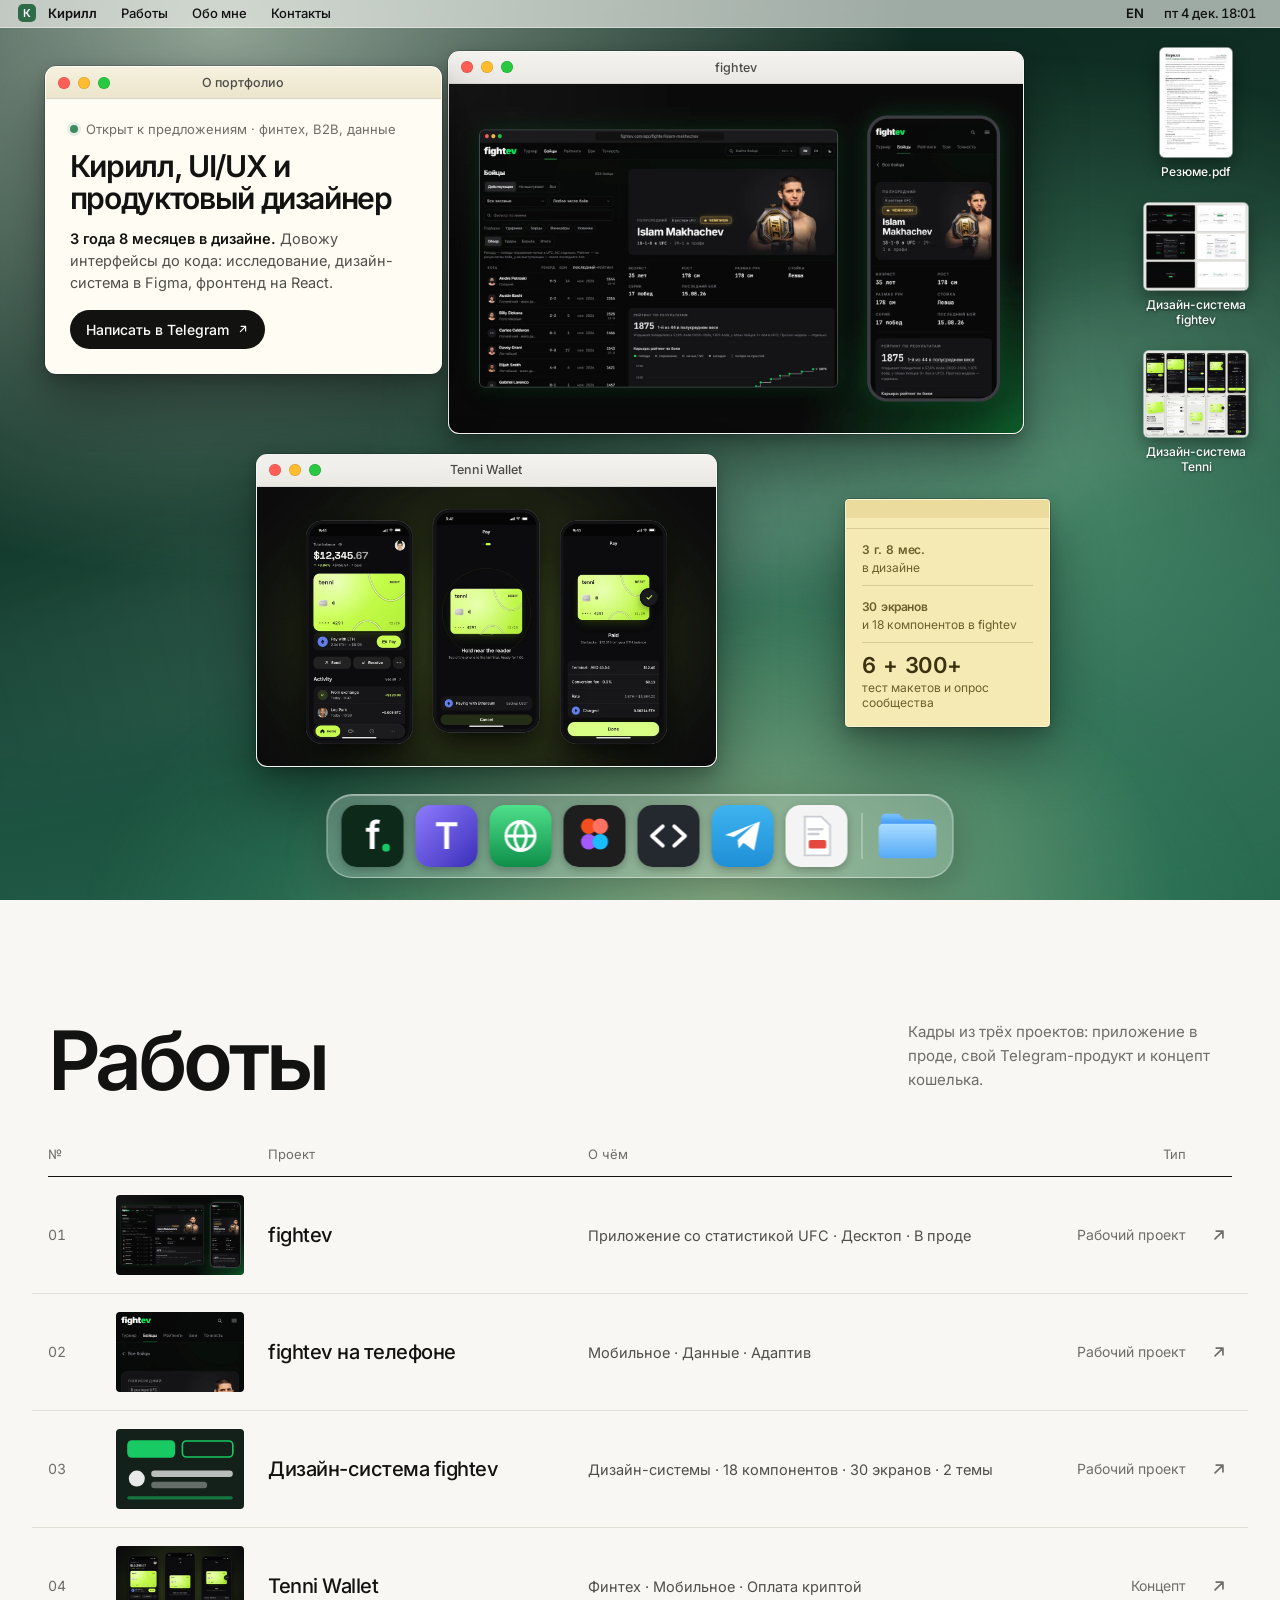
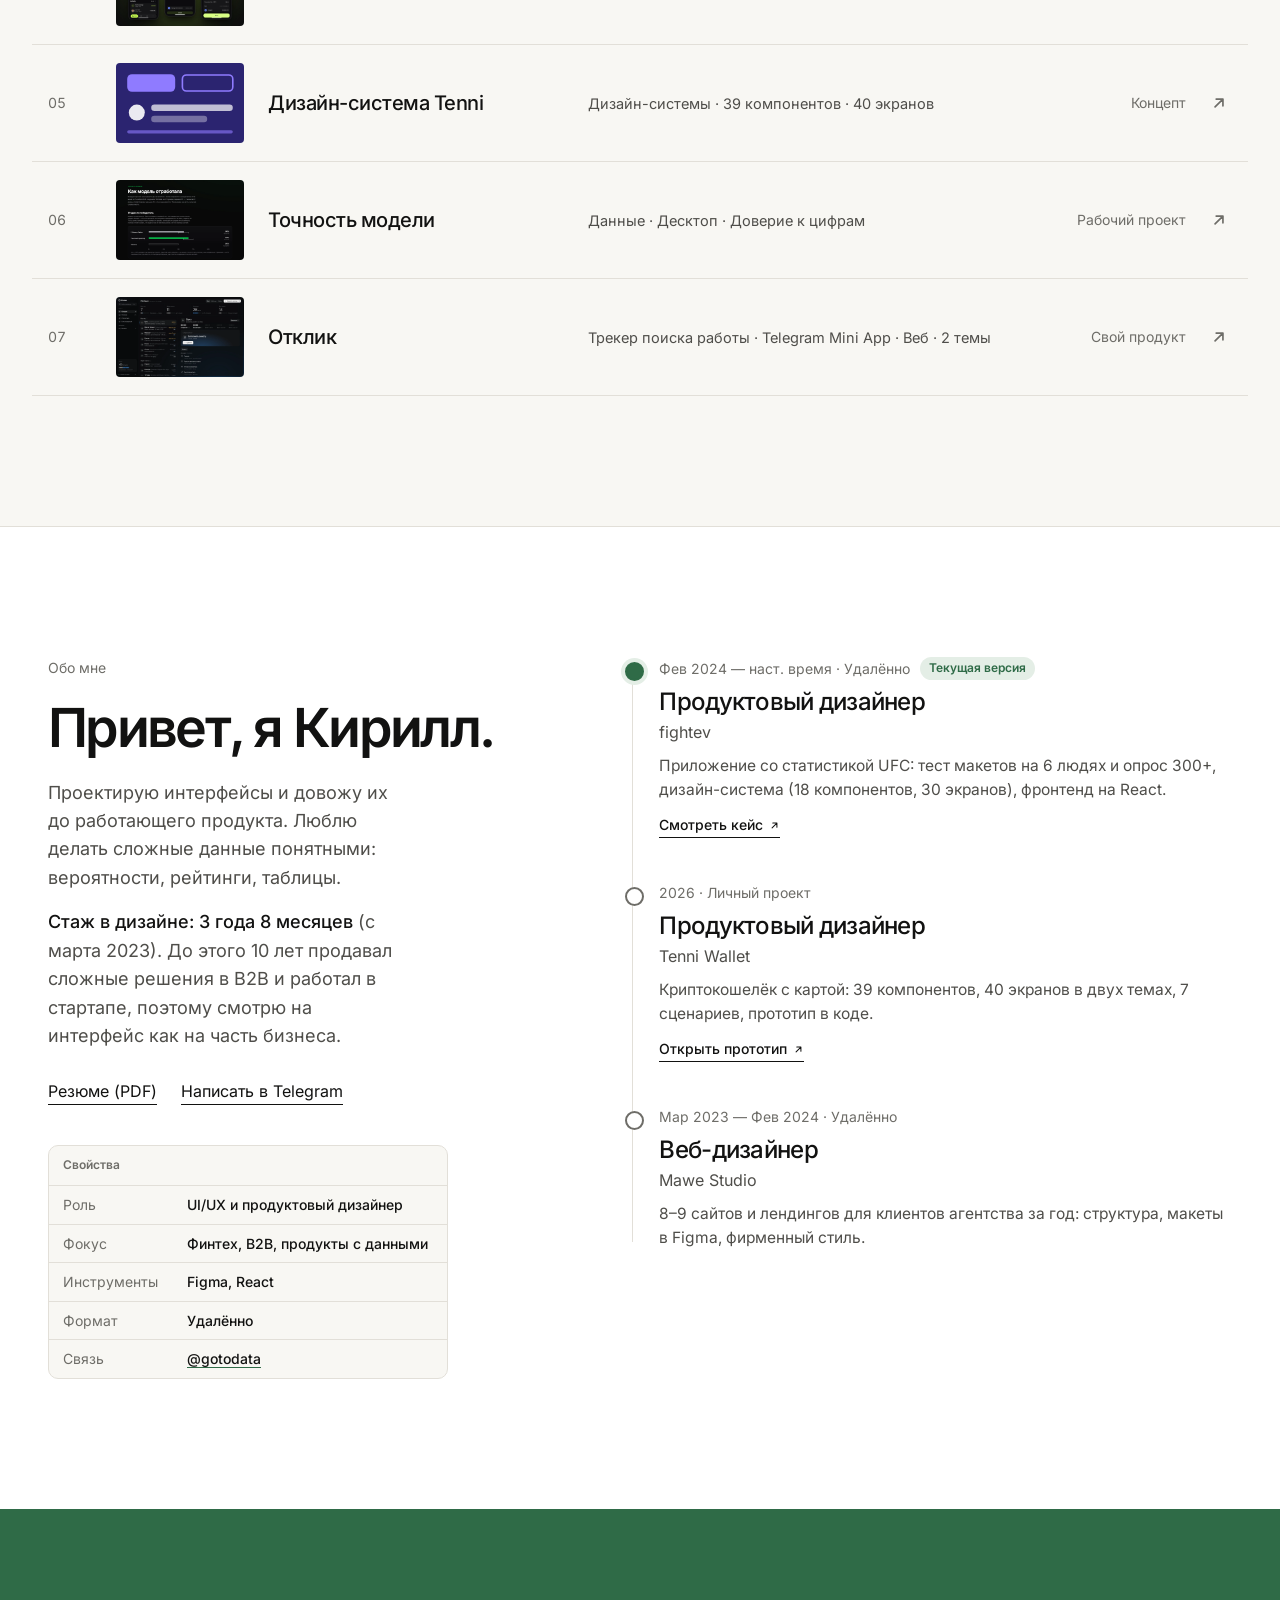
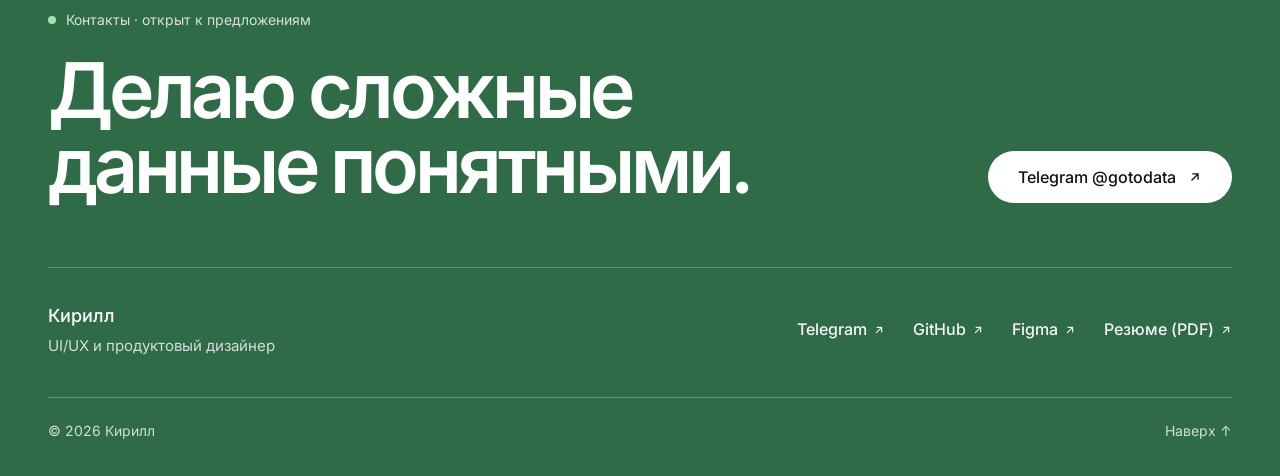
<file: index.html>
<!doctype html>
<html lang="ru" data-lang="ru">
<head>
<meta charset="utf-8">
<meta name="viewport" content="width=device-width, initial-scale=1">
<title>Кирилл — UI/UX и продуктовый дизайнер</title>
<meta name="description" content="Кирилл, UI/UX и продуктовый дизайнер. 3 года 8 месяцев в дизайне: исследование, дизайн-система в Figma, фронтенд на React. Кейсы fightev и Tenni Wallet.">
<link rel="canonical" href="https://gotodataru.github.io/">
<meta property="og:type" content="website">
<meta property="og:url" content="https://gotodataru.github.io/">
<meta property="og:title" content="Кирилл — UI/UX и продуктовый дизайнер">
<meta property="og:description" content="Проектирую интерфейсы и довожу их до работающего продукта. Кейсы: fightev и Tenni Wallet.">
<meta property="og:image" content="https://gotodataru.github.io/assets/og.png">
<meta property="og:image:width" content="1200">
<meta property="og:image:height" content="630">
<meta name="twitter:card" content="summary_large_image">
<link rel="icon" href="data:image/svg+xml,%3Csvg xmlns='http://www.w3.org/2000/svg' viewBox='0 0 32 32'%3E%3Crect width='32' height='32' rx='8' fill='%232F6B47'/%3E%3Ccircle cx='16' cy='16' r='5' fill='white'/%3E%3C/svg%3E">
<link rel="stylesheet" href="assets/canvas.css">
<link rel="stylesheet" href="assets/desk.css">
<noscript><style>.reveal{opacity:1;transform:none}</style></noscript>
</head>
<body>
<svg width="0" height="0" style="position:absolute" aria-hidden="true">
  <symbol id="arr" viewBox="0 0 16 16"><path d="M4.5 11.5l7-7M5.5 4.5h6v6" fill="none" stroke="currentColor" stroke-width="1.5" stroke-linecap="round" stroke-linejoin="round"/></symbol>
  <symbol id="folder" viewBox="0 0 56 48"><defs><linearGradient id="fg" x1="0" y1="0" x2="0" y2="1"><stop offset="0" stop-color="#7cc4ff"/><stop offset="1" stop-color="#2f8cf0"/></linearGradient><linearGradient id="fg2" x1="0" y1="0" x2="0" y2="1"><stop offset="0" stop-color="#a9dcff"/><stop offset="1" stop-color="#56aaf7"/></linearGradient></defs><path d="M4 8a4 4 0 0 1 4-4h12l5 5h23a4 4 0 0 1 4 4v3H4z" fill="url(#fg)"/><rect x="2" y="13" width="52" height="31" rx="4" fill="url(#fg2)"/></symbol>
</svg>

<div class="menubar">
  <nav>
    <span class="mark" aria-hidden="true"><span lang="ru">К</span><span lang="en">K</span></span><b><span lang="ru">Кирилл</span><span lang="en">Kirill</span></b>
    <a href="#work"><span lang="ru">Работы</span><span lang="en">Work</span></a>
    <a href="#about"><span lang="ru">Обо мне</span><span lang="en">About</span></a>
    <a href="#contact"><span lang="ru">Контакты</span><span lang="en">Contact</span></a>
  </nav>
  <div class="sys">
    <button id="lang" type="button" aria-label="Switch language / Сменить язык">EN</button>
    <span class="clock" id="clock" aria-hidden="true"></span>
  </div>
</div>

<main>
<section class="desk" id="top">
  <div class="wall" aria-hidden="true"><i class="a"></i><i class="b"></i><i class="c"></i><i class="d"></i><i class="band"></i></div>

  <div class="dstage" id="stage">
    <article class="win w-note">
      <div class="win__bar"><i></i><i></i><i></i><b><span lang="ru">О портфолио</span><span lang="en">About this portfolio</span></b></div>
      <div class="w-note__body">
        <small><span lang="ru">Открыт к предложениям · финтех, B2B, данные</span><span lang="en">Open to offers · fintech, B2B, data</span></small>
        <h1><span lang="ru">Кирилл, UI/UX и продуктовый дизайнер</span><span lang="en">Kirill, UI/UX and product designer</span></h1>
        <p><span lang="ru"><b>3 года 8 месяцев в дизайне.</b> Довожу интерфейсы до кода: исследование, дизайн-система в Figma, фронтенд на React.</span><span lang="en"><b>3 years 8 months in design.</b> I take interfaces all the way to code: research, a Figma design system, a React front end.</span></p>
        <a class="w-note__link" href="https://t.me/gotodata"><span lang="ru">Написать в Telegram</span><span lang="en">Message on Telegram</span><svg aria-hidden="true"><use href="#arr"/></svg></a>
      </div>
    </article>

    <article class="win w-app">
      <div class="win__bar"><i></i><i></i><i></i><b>fightev</b></div>
      <a class="win__shot" href="fightev-case/"><img src="assets/fightev.webp" alt="fightev: приложение со статистикой UFC. Открыть кейс" width="1600" height="974" fetchpriority="high"><span class="open" aria-hidden="true"><span lang="ru">Открыть кейс →</span><span lang="en">Open case →</span></span></a>
    </article>

    <article class="win w-tenni">
      <div class="win__bar"><i></i><i></i><i></i><b>Tenni Wallet</b></div>
      <a class="win__shot" href="https://gotodataru.github.io/Tenni_Wallet_UIUX/"><img src="assets/tenni.webp" alt="Tenni Wallet: оплата в три шага. Открыть прототип" width="1600" height="974" loading="lazy"><span class="open" aria-hidden="true"><span lang="ru">Открыть прототип →</span><span lang="en">Open prototype →</span></span></a>
    </article>

    <article class="win w-sticky">
      <div class="win__bar" aria-hidden="true"></div>
      <div class="w-sticky__body">
        <div><b><span lang="ru">3 г. 8 мес.</span><span lang="en">3 y. 8 mo.</span></b><span><span lang="ru">в дизайне</span><span lang="en">in design</span></span></div>
        <div><b><span lang="ru">30 экранов</span><span lang="en">30 screens</span></b><span><span lang="ru">и 18 компонентов в fightev</span><span lang="en">and 18 components in fightev</span></span></div>
        <div><b>6 + 300+</b><span><span lang="ru">тест макетов и опрос сообщества</span><span lang="en">mockup test and community survey</span></span></div>
      </div>
    </article>
  </div>

  <nav class="icons" aria-label="Файлы на рабочем столе">
    <a class="ico ico--page" href="resume_designer_ru.pdf" target="_blank" rel="noopener"><span class="thumb"><img src="assets/resume-thumb.webp" alt="" width="420" height="635"></span><span lang="ru">Резюме.pdf</span><span lang="en">Resume.pdf</span></a>
    <a class="ico" href="https://www.figma.com/design/bIwVloPsRonv9hVuh1oFAp/FightEV"><span class="thumb"><img src="assets/ds-fightev.webp" alt="" width="640" height="539"></span><span lang="ru">Дизайн-система fightev</span><span lang="en">fightev design system</span></a>
    <a class="ico" href="https://www.figma.com/design/9VfEHWlaHH0LBl94VlaIQ1/Tenni-Wallet-V2"><span class="thumb"><img src="assets/ds-tenni.webp" alt="" width="640" height="525"></span><span lang="ru">Дизайн-система Tenni</span><span lang="en">Tenni design system</span></a>
  </nav>

  <nav class="dock" aria-label="Док">
    <a href="fightev-case/"><svg viewBox="0 0 64 64"><rect width="64" height="64" rx="15" fill="#0b0b0c"/><rect width="64" height="64" rx="15" fill="#18c964" opacity=".16"/><text x="32" y="45" text-anchor="middle" font-family="Inter,sans-serif" font-weight="700" font-size="40" fill="#fff">f</text><circle cx="46" cy="44" r="4" fill="#18c964"/></svg><em><span lang="ru">Кейс fightev</span><span lang="en">fightev case</span></em></a>
    <a href="https://gotodataru.github.io/Tenni_Wallet_UIUX/"><svg viewBox="0 0 64 64"><defs><linearGradient id="dt" x1="0" y1="0" x2="1" y2="1"><stop offset="0" stop-color="#8f7bff"/><stop offset="1" stop-color="#3a2fb8"/></linearGradient></defs><rect width="64" height="64" rx="15" fill="url(#dt)"/><text x="32" y="45" text-anchor="middle" font-family="Inter,sans-serif" font-weight="700" font-size="38" fill="#fff">T</text></svg><em>Tenni Wallet</em></a>
    <a href="https://gotodataru.github.io/FightEVsite/" target="_blank" rel="noopener"><svg viewBox="0 0 64 64"><defs><linearGradient id="dg" x1="0" y1="0" x2="0" y2="1"><stop offset="0" stop-color="#4ee08a"/><stop offset="1" stop-color="#0f8f4a"/></linearGradient></defs><rect width="64" height="64" rx="15" fill="url(#dg)"/><circle cx="32" cy="32" r="15" fill="none" stroke="#fff" stroke-width="3"/><path d="M17 32h30M32 17c-8 8-8 22 0 30M32 17c8 8 8 22 0 30" fill="none" stroke="#fff" stroke-width="3"/></svg><em><span lang="ru">Сайт fightev</span><span lang="en">fightev live</span></em></a>
    <a href="https://www.figma.com/design/bIwVloPsRonv9hVuh1oFAp/FightEV"><svg viewBox="0 0 64 64"><rect width="64" height="64" rx="15" fill="#1e1e1e"/><circle cx="26" cy="22" r="8" fill="#f24e1e"/><circle cx="38" cy="22" r="8" fill="#ff7262"/><circle cx="26" cy="38" r="8" fill="#a259ff"/><circle cx="38" cy="38" r="8" fill="#1abcfe"/></svg><em>Figma</em></a>
    <a href="https://github.com/Gotodataru"><svg viewBox="0 0 64 64"><rect width="64" height="64" rx="15" fill="#24292f"/><path d="M26 22l-11 10 11 10M38 22l11 10-11 10" fill="none" stroke="#fff" stroke-width="4" stroke-linecap="round" stroke-linejoin="round"/></svg><em>GitHub</em></a>
    <a href="https://t.me/gotodata"><svg viewBox="0 0 64 64"><defs><linearGradient id="dtg" x1="0" y1="0" x2="0" y2="1"><stop offset="0" stop-color="#3fb4f0"/><stop offset="1" stop-color="#1f8fd6"/></linearGradient></defs><rect width="64" height="64" rx="15" fill="url(#dtg)"/><path d="M14 31l36-14-6 30-11-8-5 6-1-9 18-17-22 14z" fill="#fff"/></svg><em>Telegram</em></a>
    <a href="resume_designer_ru.pdf" target="_blank" rel="noopener"><svg viewBox="0 0 64 64"><rect width="64" height="64" rx="15" fill="#f4f4f4"/><path d="M20 12h17l9 9v31H20z" fill="#fff" stroke="#c9ccd2" stroke-width="2"/><rect x="24" y="36" width="18" height="9" rx="2" fill="#e5483f"/><path d="M24 25h14M24 30h10" stroke="#c9ccd2" stroke-width="2.5" stroke-linecap="round"/></svg><em><span lang="ru">Резюме (PDF)</span><span lang="en">Resume (PDF)</span></em></a>
    <hr>
    <a href="#work"><svg viewBox="0 0 56 48" style="box-shadow:none;background:none"><use href="#folder"/></svg><em><span lang="ru">Все работы</span><span lang="en">All work</span></em></a>
  </nav>
</section>

<section class="works" id="work">
  <div class="wrap">
    <div class="sechead">
      <h2><span lang="ru">Работы</span><span lang="en">Work</span></h2>
      <p><span lang="ru">Кадры из трёх проектов: приложение в проде, свой Telegram-продукт и концепт кошелька.</span><span lang="en">Frames from three projects: a live app, my own Telegram product and a wallet concept.</span></p>
    </div>
    <div class="rowhead" aria-hidden="true"><span>№</span><span></span><span><span lang="ru">Проект</span><span lang="en">Project</span></span><span><span lang="ru">О чём</span><span lang="en">What it is</span></span><span><span lang="ru">Тип</span><span lang="en">Type</span></span><span></span></div>
    <ol class="rows">
      <li class="reveal"><a class="row" href="fightev-case/">
        <span class="n">01</span><span class="th"><img src="assets/fightev.webp" alt="" loading="lazy"></span>
        <span class="t">fightev</span>
        <span class="tags"><span lang="ru">Приложение со статистикой UFC · Десктоп · В проде</span><span lang="en">UFC stats app · Desktop · Live</span></span>
        <span class="kind"><span lang="ru">Рабочий проект</span><span lang="en">Work project</span></span>
        <svg class="go" aria-hidden="true"><use href="#arr"/></svg></a></li>
      <li class="reveal"><a class="row" href="fightev-case/#app">
        <span class="n">02</span><span class="th"><img src="fightev-case/img/m-profile.webp" alt="" loading="lazy"></span>
        <span class="t"><span lang="ru">fightev на телефоне</span><span lang="en">fightev on a phone</span></span>
        <span class="tags"><span lang="ru">Мобильное · Данные · Адаптив</span><span lang="en">Mobile · Data · Responsive</span></span>
        <span class="kind"><span lang="ru">Рабочий проект</span><span lang="en">Work project</span></span>
        <svg class="go" aria-hidden="true"><use href="#arr"/></svg></a></li>
      <li class="reveal"><a class="row" href="https://www.figma.com/design/bIwVloPsRonv9hVuh1oFAp/FightEV">
        <span class="n">03</span><span class="th"><svg viewBox="0 0 160 100" preserveAspectRatio="xMidYMid slice" aria-hidden="true"><rect width="160" height="100" fill="#14201a"/><rect x="14" y="14" width="60" height="22" rx="6" fill="#18c964"/><rect x="83" y="15" width="63" height="20" rx="5" fill="none" stroke="#18c964" stroke-width="2"/><circle cx="26" cy="62" r="10" fill="#fff" opacity=".9"/><rect x="44" y="52" width="102" height="8" rx="4" fill="#fff" opacity=".7"/><rect x="44" y="66" width="70" height="8" rx="4" fill="#fff" opacity=".35"/><rect x="14" y="84" width="132" height="4" rx="2" fill="#18c964" opacity=".5"/></svg></span>
        <span class="t"><span lang="ru">Дизайн-система fightev</span><span lang="en">fightev Design System</span></span>
        <span class="tags"><span lang="ru">Дизайн-системы · 18 компонентов · 30 экранов · 2 темы</span><span lang="en">Design Systems · 18 components · 30 screens · 2 themes</span></span>
        <span class="kind"><span lang="ru">Рабочий проект</span><span lang="en">Work project</span></span>
        <svg class="go" aria-hidden="true"><use href="#arr"/></svg></a></li>
      <li class="reveal"><a class="row" href="https://gotodataru.github.io/Tenni_Wallet_UIUX/">
        <span class="n">04</span><span class="th"><img src="assets/tenni.webp" alt="" loading="lazy"></span>
        <span class="t">Tenni Wallet</span>
        <span class="tags"><span lang="ru">Финтех · Мобильное · Оплата криптой</span><span lang="en">Fintech · Mobile · Paying with crypto</span></span>
        <span class="kind"><span lang="ru">Концепт</span><span lang="en">Concept</span></span>
        <svg class="go" aria-hidden="true"><use href="#arr"/></svg></a></li>
      <li class="reveal"><a class="row" href="https://www.figma.com/design/9VfEHWlaHH0LBl94VlaIQ1/Tenni-Wallet-V2">
        <span class="n">05</span><span class="th"><svg viewBox="0 0 160 100" preserveAspectRatio="xMidYMid slice" aria-hidden="true"><rect width="160" height="100" fill="#2b2470"/><rect x="14" y="14" width="60" height="22" rx="6" fill="#8f7bff"/><rect x="83" y="15" width="63" height="20" rx="5" fill="none" stroke="#8f7bff" stroke-width="2"/><circle cx="26" cy="62" r="10" fill="#fff" opacity=".9"/><rect x="44" y="52" width="102" height="8" rx="4" fill="#fff" opacity=".7"/><rect x="44" y="66" width="70" height="8" rx="4" fill="#fff" opacity=".35"/><rect x="14" y="84" width="132" height="4" rx="2" fill="#8f7bff" opacity=".6"/></svg></span>
        <span class="t"><span lang="ru">Дизайн-система Tenni</span><span lang="en">Tenni Design System</span></span>
        <span class="tags"><span lang="ru">Дизайн-системы · 39 компонентов · 40 экранов</span><span lang="en">Design Systems · 39 components · 40 screens</span></span>
        <span class="kind"><span lang="ru">Концепт</span><span lang="en">Concept</span></span>
        <svg class="go" aria-hidden="true"><use href="#arr"/></svg></a></li>
      <li class="reveal"><a class="row" href="fightev-case/#app">
        <span class="n">06</span><span class="th"><img src="fightev-case/img/accuracy.webp" alt="" loading="lazy"></span>
        <span class="t"><span lang="ru">Точность модели</span><span lang="en">Model accuracy</span></span>
        <span class="tags"><span lang="ru">Данные · Десктоп · Доверие к цифрам</span><span lang="en">Data · Desktop · Trust in numbers</span></span>
        <span class="kind"><span lang="ru">Рабочий проект</span><span lang="en">Work project</span></span>
        <svg class="go" aria-hidden="true"><use href="#arr"/></svg></a></li>
      <li class="reveal"><a class="row" href="otklik-case/">
        <span class="n">07</span><span class="th"><img src="otklik-case/img/today.webp" alt="" loading="lazy"></span>
        <span class="t"><span lang="ru">Отклик</span><span lang="en">Otklik</span></span>
        <span class="tags"><span lang="ru">Трекер поиска работы · Telegram Mini App · Веб · 2 темы</span><span lang="en">Job-search tracker · Telegram Mini App · Web · 2 themes</span></span>
        <span class="kind"><span lang="ru">Свой продукт</span><span lang="en">Own product</span></span>
        <svg class="go" aria-hidden="true"><use href="#arr"/></svg></a></li>
    </ol>
  </div>
</section>

<section class="about" id="about">
  <div class="wrap">
    <div class="about__grid">
      <div class="about__l">
        <p class="eyebrow"><span lang="ru">Обо мне</span><span lang="en">About</span></p>
        <h2><span lang="ru">Привет, я Кирилл.</span><span lang="en">Hi, I’m Kirill.</span></h2>
        <p class="lead"><span lang="ru">Проектирую интерфейсы и довожу их до работающего продукта. Люблю делать сложные данные понятными: вероятности, рейтинги, таблицы.</span><span lang="en">I design interfaces and take them all the way to a working product. I like making complex data clear: probabilities, ratings, tables.</span></p>
        <p class="lead"><span lang="ru"><strong>Стаж в дизайне: 3 года 8 месяцев</strong> (с марта 2023). До этого 10 лет продавал сложные решения в B2B и работал в стартапе, поэтому смотрю на интерфейс как на часть бизнеса.</span><span lang="en"><strong>Design experience: 3 years 8 months</strong> (since March 2023). Before that, 10 years selling complex solutions in B2B and working at a startup, so I see an interface as part of the business.</span></p>
        <div class="links">
          <a class="ulink" href="resume_designer_ru.pdf" target="_blank" rel="noopener"><span lang="ru">Резюме (PDF)</span><span lang="en">View full resume (PDF, RU)</span></a>
          <a class="ulink" href="https://t.me/gotodata"><span lang="ru">Написать в Telegram</span><span lang="en">Message on Telegram</span></a>
        </div>
        <dl class="props">
          <h3><span lang="ru">Свойства</span><span lang="en">Properties</span></h3>
          <div><dt><span lang="ru">Роль</span><span lang="en">Role</span></dt><dd><span lang="ru">UI/UX и продуктовый дизайнер</span><span lang="en">UI/UX and product designer</span></dd></div>
          <div><dt><span lang="ru">Фокус</span><span lang="en">Focus</span></dt><dd><span lang="ru">Финтех, B2B, продукты с данными</span><span lang="en">Fintech, B2B, data products</span></dd></div>
          <div><dt><span lang="ru">Инструменты</span><span lang="en">Tools</span></dt><dd>Figma, React</dd></div>
          <div><dt><span lang="ru">Формат</span><span lang="en">Format</span></dt><dd><span lang="ru">Удалённо</span><span lang="en">Remote</span></dd></div>
          <div><dt><span lang="ru">Связь</span><span lang="en">Contact</span></dt><dd><a href="https://t.me/gotodata">@gotodata</a></dd></div>
        </dl>
      </div>
      <ol class="hist">
        <li class="now reveal">
          <div class="when"><span lang="ru">Фев 2024 — наст. время · Удалённо</span><span lang="en">Feb 2024 – now · Remote</span><span class="cur"><span lang="ru">Текущая версия</span><span lang="en">Current version</span></span></div>
          <h3><span lang="ru">Продуктовый дизайнер</span><span lang="en">Product designer</span></h3><div class="org">fightev</div>
          <p><span lang="ru">Приложение со статистикой UFC: тест макетов на 6 людях и опрос 300+, дизайн-система (18 компонентов, 30 экранов), фронтенд на React.</span><span lang="en">A UFC stats app: a mockup test with 6 people and a 300+ survey, a design system (18 components, 30 screens), a React front end.</span></p>
          <a class="go" href="fightev-case/"><span lang="ru">Смотреть кейс</span><span lang="en">View the case</span><svg aria-hidden="true"><use href="#arr"/></svg></a></li>
        <li class="reveal">
          <div class="when"><span lang="ru">2026 · Личный проект</span><span lang="en">2026 · Personal project</span></div>
          <h3><span lang="ru">Продуктовый дизайнер</span><span lang="en">Product designer</span></h3><div class="org">Tenni Wallet</div>
          <p><span lang="ru">Криптокошелёк с картой: 39 компонентов, 40 экранов в двух темах, 7 сценариев, прототип в коде.</span><span lang="en">A crypto wallet with a card: 39 components, 40 screens in two themes, 7 flows, a prototype in code.</span></p>
          <a class="go" href="https://gotodataru.github.io/Tenni_Wallet_UIUX/"><span lang="ru">Открыть прототип</span><span lang="en">Open the prototype</span><svg aria-hidden="true"><use href="#arr"/></svg></a></li>
        <li class="reveal">
          <div class="when"><span lang="ru">Мар 2023 — Фев 2024 · Удалённо</span><span lang="en">Mar 2023 – Feb 2024 · Remote</span></div>
          <h3><span lang="ru">Веб-дизайнер</span><span lang="en">Web designer</span></h3><div class="org">Mawe Studio</div>
          <p><span lang="ru">8–9 сайтов и лендингов для клиентов агентства за год: структура, макеты в Figma, фирменный стиль.</span><span lang="en">8–9 websites and landing pages for the agency’s clients in a year: structure, Figma layouts, brand identity.</span></p></li>
      </ol>
    </div>
  </div>
</section>
</main>

<footer class="contact" id="contact">
  <div class="wrap">
    <p class="eyebrow"><span lang="ru">Контакты · открыт к предложениям</span><span lang="en">Contact · open to offers</span></p>
    <div class="contact__row">
      <h2><span lang="ru">Делаю сложные данные понятными.</span><span lang="en">Making complex data clear.</span></h2>
      <a class="mail" href="https://t.me/gotodata">Telegram @gotodata <svg aria-hidden="true"><use href="#arr"/></svg></a>
    </div>
    <div class="foot">
      <div><b><span lang="ru">Кирилл</span><span lang="en">Kirill</span></b><small><span lang="ru">UI/UX и продуктовый дизайнер</span><span lang="en">UI/UX and product designer</span></small></div>
      <div class="conn">
        <a href="https://t.me/gotodata">Telegram <svg aria-hidden="true"><use href="#arr"/></svg></a>
        <a href="https://github.com/Gotodataru">GitHub <svg aria-hidden="true"><use href="#arr"/></svg></a>
        <a href="https://www.figma.com/design/bIwVloPsRonv9hVuh1oFAp/FightEV">Figma <svg aria-hidden="true"><use href="#arr"/></svg></a>
        <a href="resume_designer_ru.pdf" target="_blank" rel="noopener"><span lang="ru">Резюме (PDF)</span><span lang="en">Resume (PDF)</span> <svg aria-hidden="true"><use href="#arr"/></svg></a>
      </div>
    </div>
    <div class="legal"><span>© 2026 <span lang="ru">Кирилл</span><span lang="en">Kirill</span></span><span></span><a href="#top"><span lang="ru">Наверх</span><span lang="en">Back to top</span> ↑</a></div>
  </div>
</footer>

<script>
(function () {
  var root = document.documentElement;
  function get(k) { try { return localStorage.getItem(k); } catch (e) { return null; } }
  function set(k, v) { try { localStorage.setItem(k, v); } catch (e) {} }
  var lang = new URLSearchParams(location.search).get('lang') || get('lang') || 'ru';
  var langBtn = document.getElementById('lang'), clock = document.getElementById('clock');
  function tick() {
    var d = new Date(), loc = lang === 'ru' ? 'ru-RU' : 'en-GB';
    try { clock.textContent = d.toLocaleDateString(loc, { weekday: 'short', day: 'numeric', month: 'short' }).replace(',', '') + '  ' + d.toLocaleTimeString(loc, { hour: '2-digit', minute: '2-digit' }); } catch (e) {}
  }
  function apply(l) {
    lang = l; root.dataset.lang = l; root.lang = l; langBtn.textContent = l === 'ru' ? 'EN' : 'RU';
    document.title = l === 'ru' ? 'Кирилл — UI/UX и продуктовый дизайнер' : 'Kirill — UI/UX and product designer'; tick();
  }
  apply(lang); setInterval(tick, 20000);
  langBtn.addEventListener('click', function () { apply(lang === 'ru' ? 'en' : 'ru'); set('lang', lang); });

  /* окна на столе: тянутся за заголовок, клик выводит окно на передний план */
  var stage = document.getElementById('stage'), wide = window.matchMedia('(min-width: 900px)'), z = 10;
  document.querySelectorAll('.win').forEach(function (w) {
    var bar = w.querySelector('.win__bar');
    w.addEventListener('pointerdown', function () { w.style.zIndex = ++z; });
    bar.addEventListener('pointerdown', function (e) {
      if (!wide.matches || e.button !== 0) return;
      var st = stage.getBoundingClientRect(), r = w.getBoundingClientRect(), dx = e.clientX - r.left, dy = e.clientY - r.top;
      bar.setPointerCapture(e.pointerId); w.classList.add('is-drag');
      function move(ev) {
        var x = ev.clientX - dx - st.left, y = ev.clientY - dy - st.top;
        x = Math.max(-r.width * .6, Math.min(st.width - r.width * .4, x)); y = Math.max(-8, Math.min(st.height - 40, y));
        w.style.left = x + 'px'; w.style.top = y + 'px';
      }
      function up() { bar.removeEventListener('pointermove', move); bar.removeEventListener('pointerup', up); bar.removeEventListener('pointercancel', up); w.classList.remove('is-drag'); }
      bar.addEventListener('pointermove', move); bar.addEventListener('pointerup', up); bar.addEventListener('pointercancel', up);
    });
  });

  /* строка меню подсвечивает текущий раздел */
  var tabs = {}; document.querySelectorAll('.menubar nav a').forEach(function (a) { tabs[a.getAttribute('href').slice(1)] = a; });
  if ('IntersectionObserver' in window) {
    var so = new IntersectionObserver(function (es) { es.forEach(function (e) { var t = tabs[e.target.id]; if (t) t.classList.toggle('is-active', e.isIntersecting); }); }, { rootMargin: '-45% 0px -50% 0px' });
    Object.keys(tabs).forEach(function (id) { var el = document.getElementById(id); if (el) so.observe(el); });
  }

  var items = document.querySelectorAll('.reveal');
  if ('IntersectionObserver' in window) {
    var io = new IntersectionObserver(function (es) { es.forEach(function (e) { if (e.isIntersecting) { e.target.classList.add('is-in'); io.unobserve(e.target); } }); }, { rootMargin: '0px 0px -6% 0px' });
    items.forEach(function (el) { io.observe(el); });
  } else { items.forEach(function (el) { el.classList.add('is-in'); }); }
})();
</script>
</body>
</html>
</file>
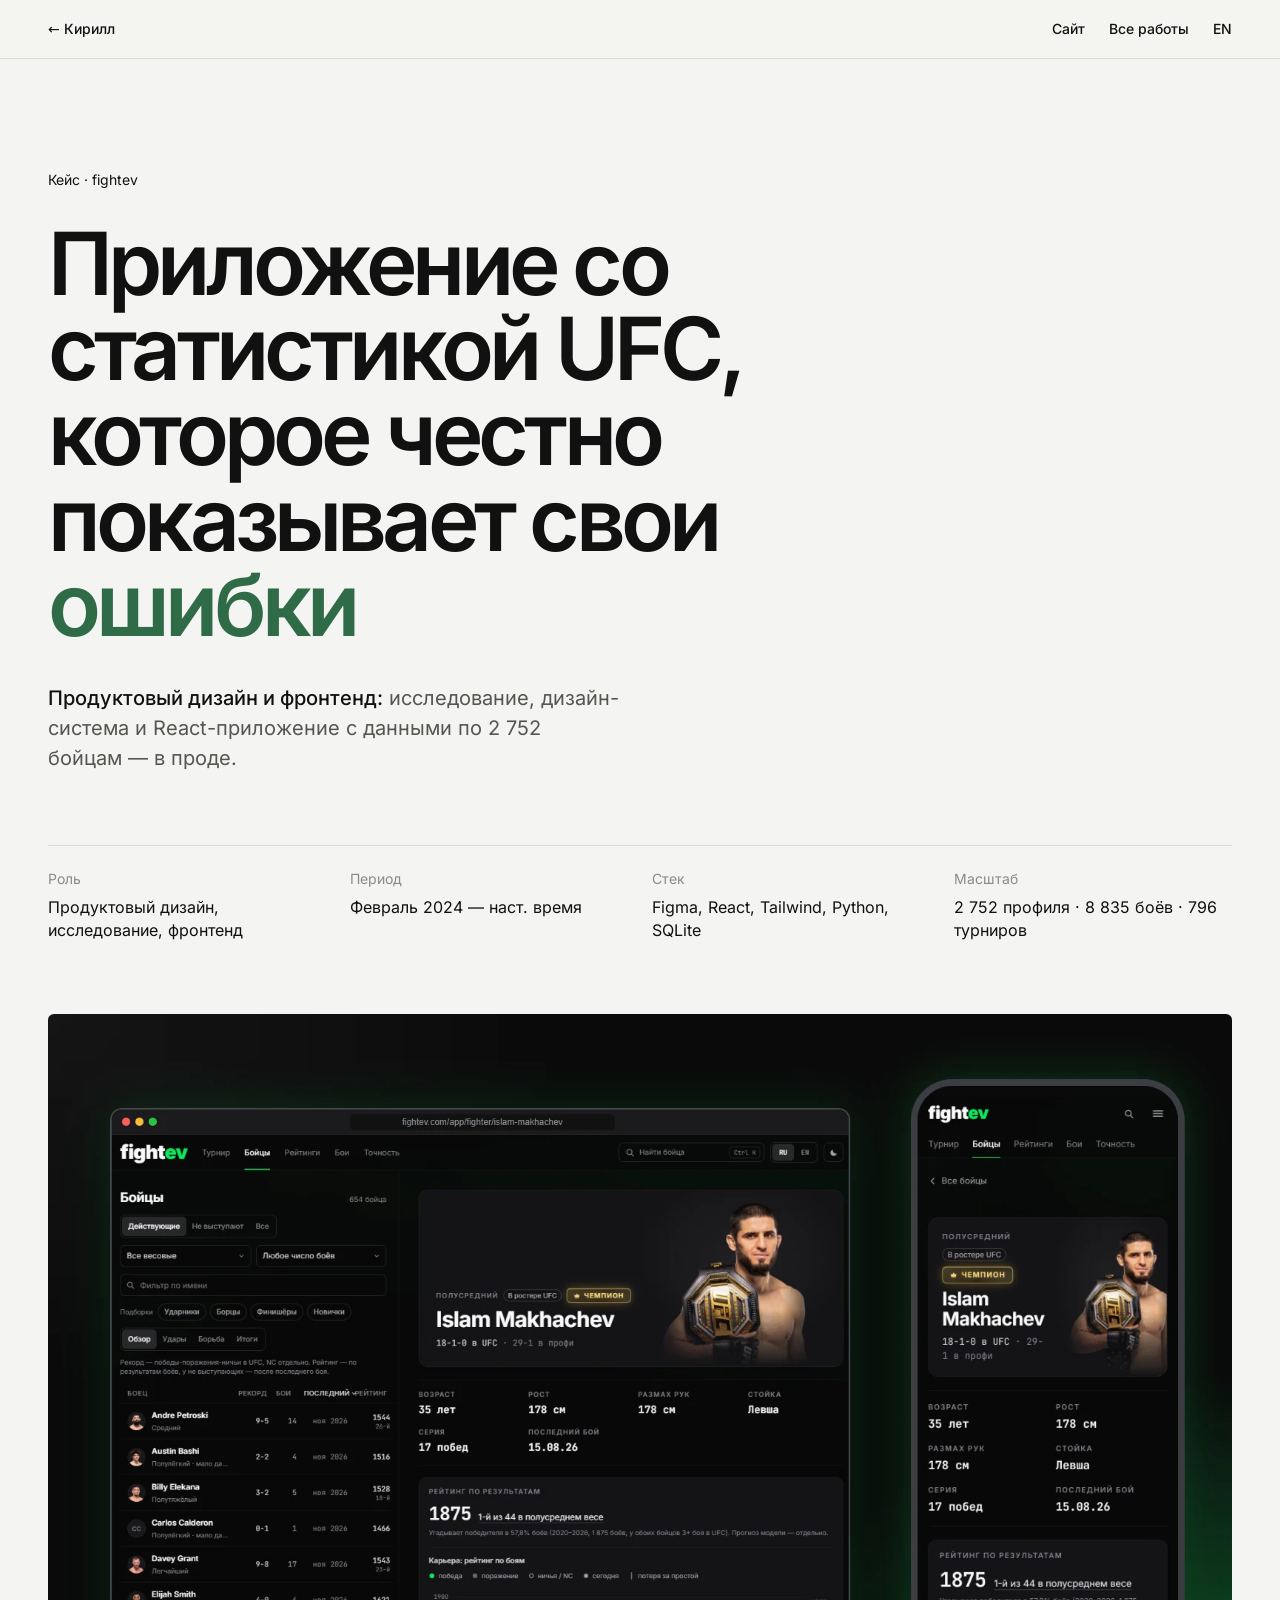
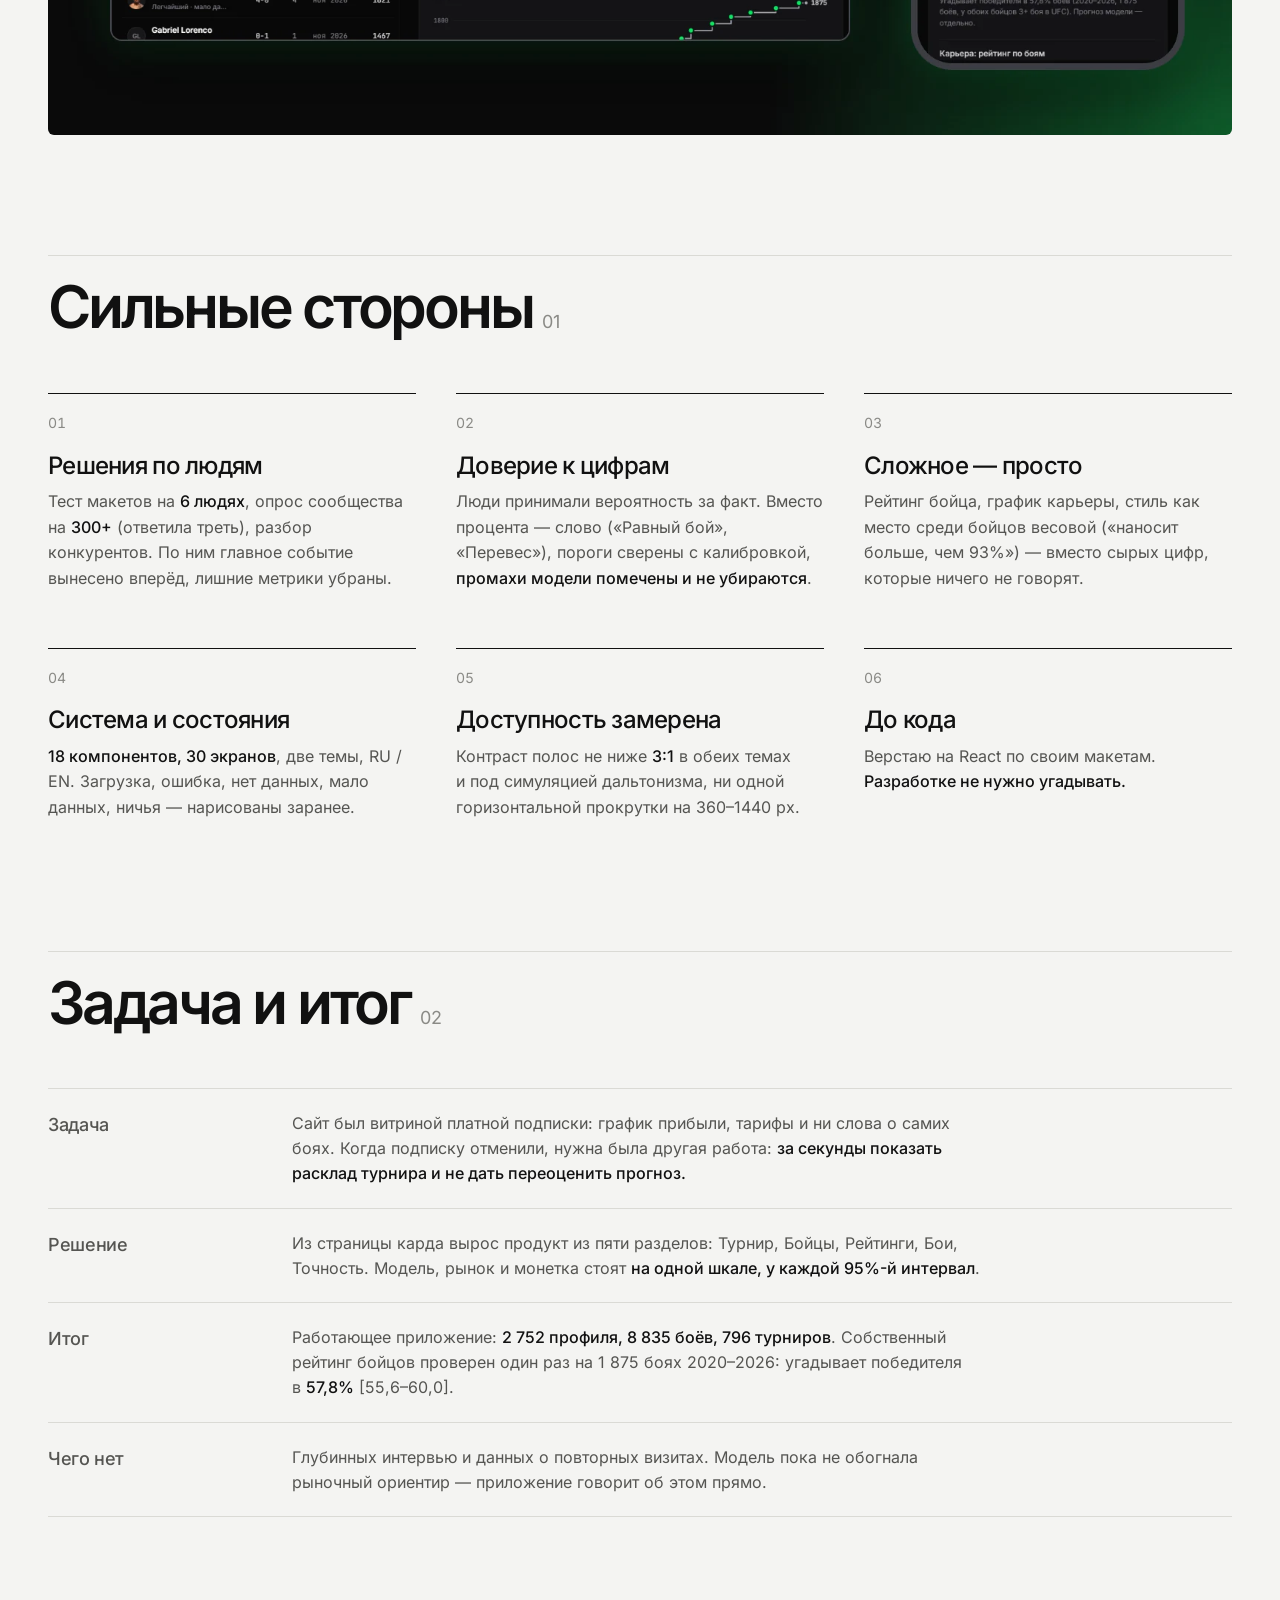
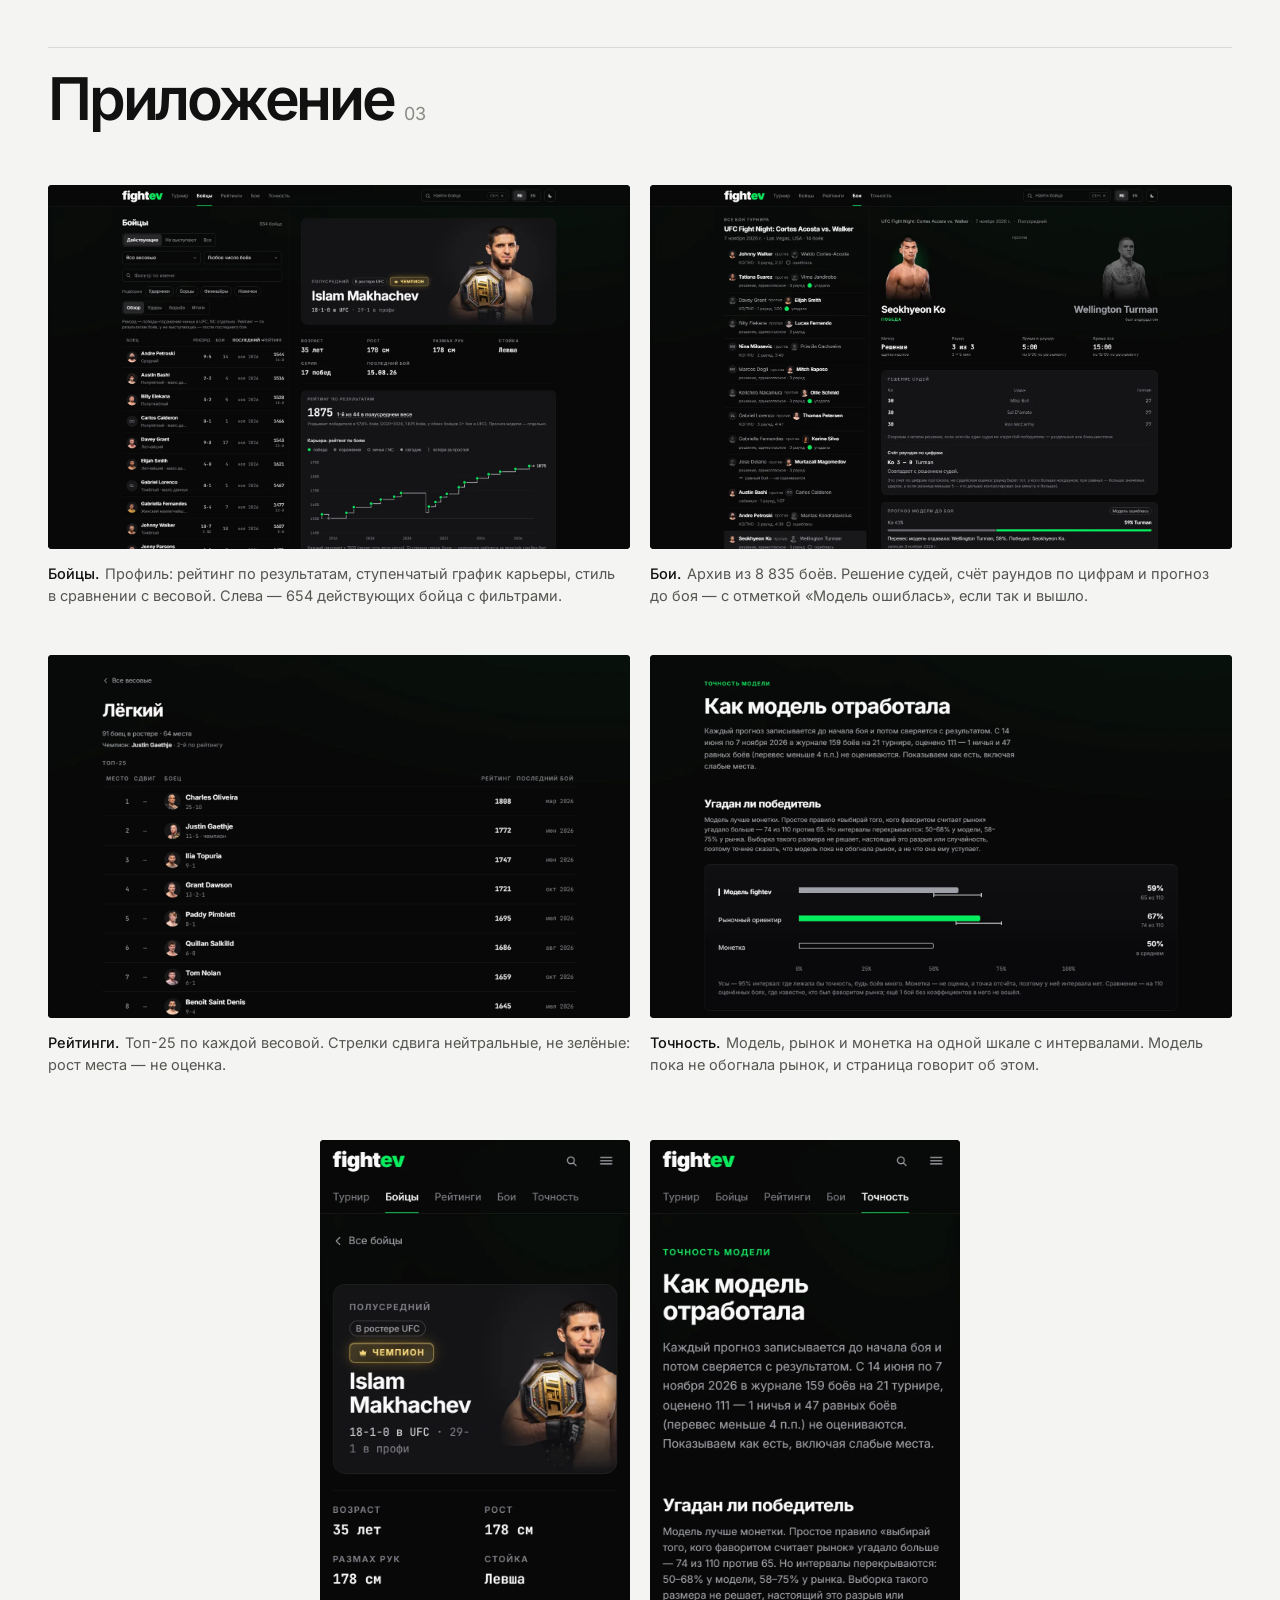
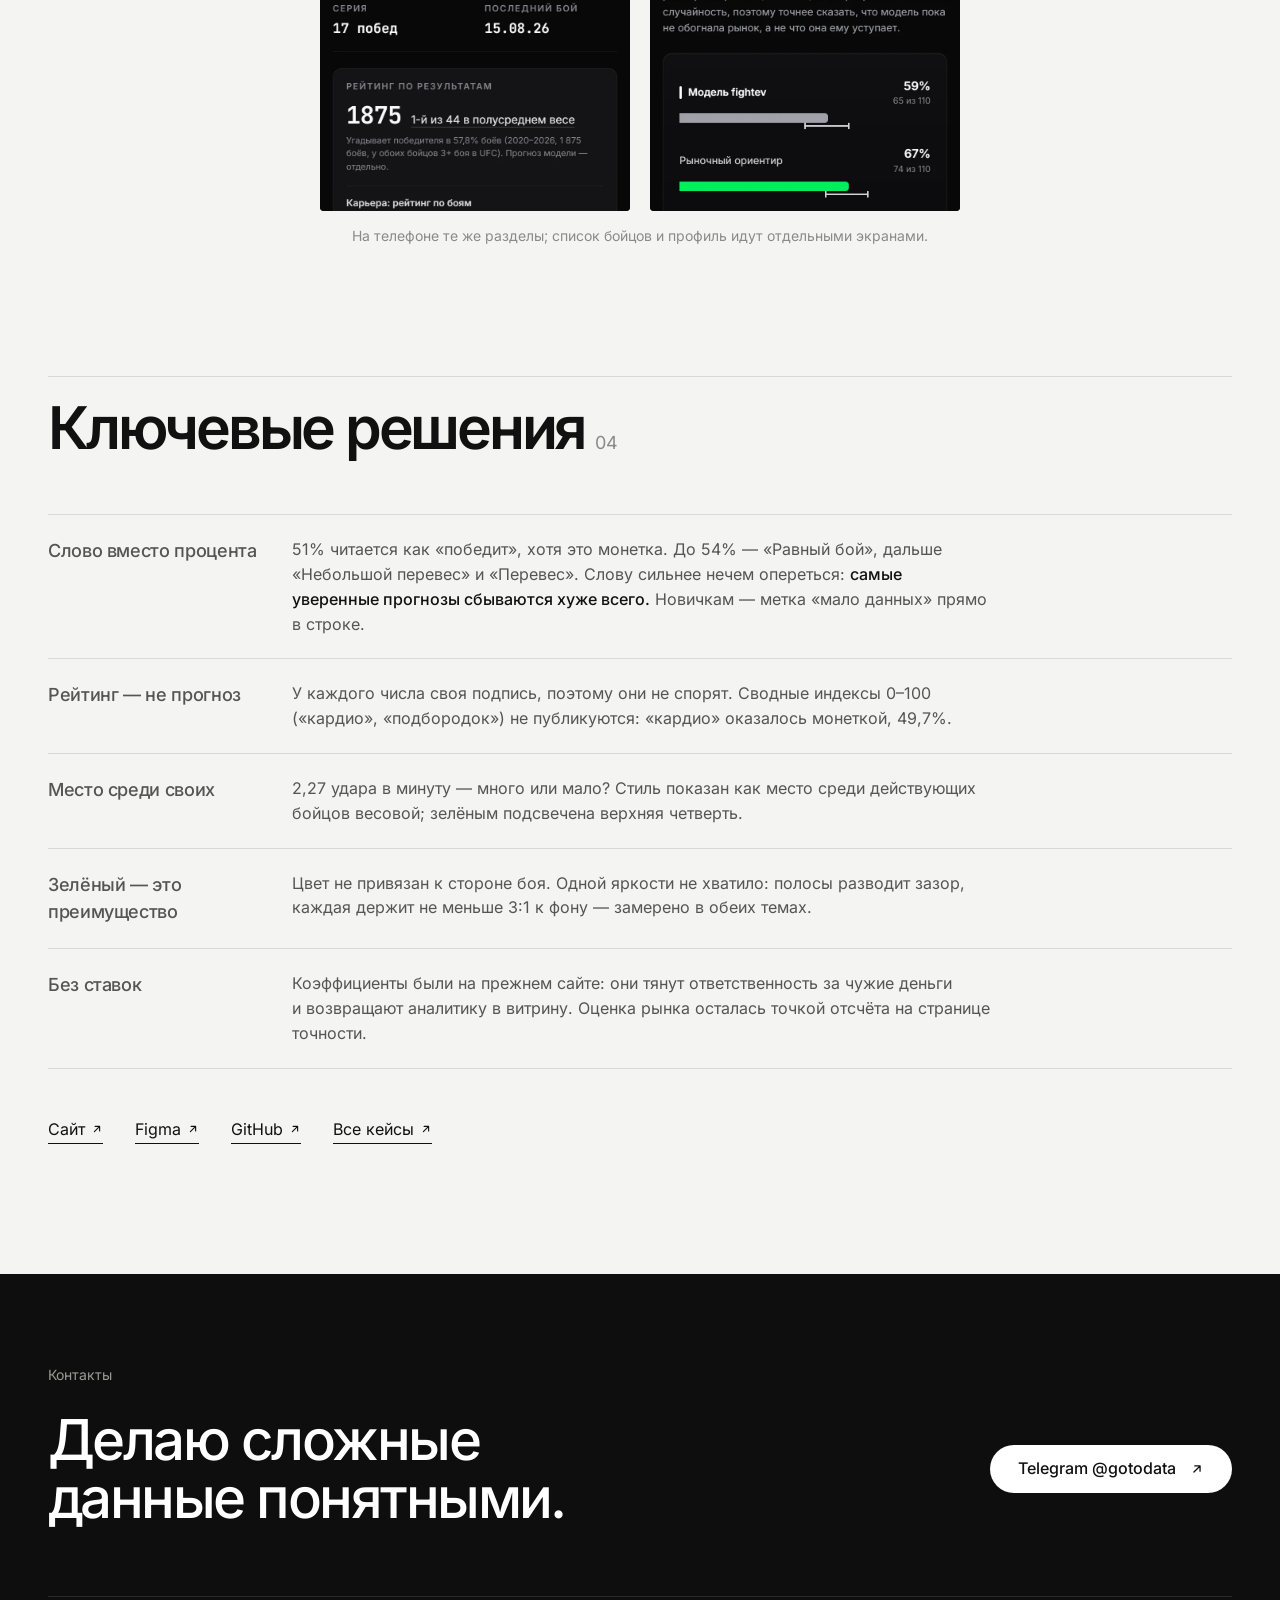
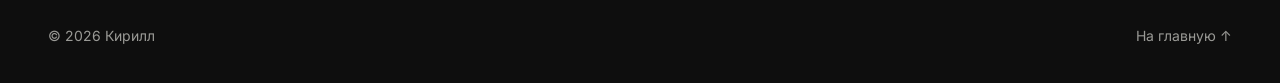
<file: fightev-case/index.html>
<!doctype html>
<html lang="ru" data-lang="ru">
<head>
<meta charset="utf-8">
<meta name="viewport" content="width=device-width, initial-scale=1">
<title>fightev — кейс | Кирилл</title>
<meta name="description" content="Кейс fightev: приложение со статистикой UFC, которое честно показывает свои ошибки. Исследование, дизайн-система, фронтенд на React.">
<meta property="og:type" content="website">
<meta property="og:url" content="https://gotodataru.github.io/fightev-case/">
<meta property="og:title" content="fightev — кейс: приложение со статистикой UFC">
<meta property="og:description" content="Тест макетов на 6 людях, опрос 300+, дизайн-система, React-приложение с данными по 2 752 бойцам.">
<meta property="og:image" content="https://gotodataru.github.io/assets/og.png">
<meta name="twitter:card" content="summary_large_image">
<link rel="icon" href="data:image/svg+xml,%3Csvg xmlns='http://www.w3.org/2000/svg' viewBox='0 0 32 32'%3E%3Crect width='32' height='32' rx='8' fill='%23111'/%3E%3Ccircle cx='16' cy='16' r='5' fill='white'/%3E%3C/svg%3E">
<link rel="stylesheet" href="../assets/site.css">
<noscript><style>.reveal{opacity:1;transform:none}</style></noscript>
</head>
<body>
<svg width="0" height="0" style="position:absolute" aria-hidden="true"><symbol id="arr" viewBox="0 0 16 16"><path d="M4.5 11.5l7-7M5.5 4.5h6v6" fill="none" stroke="currentColor" stroke-width="1.5" stroke-linecap="round" stroke-linejoin="round"/></symbol></svg>
<header class="ctop"><div class="wrap">
  <a href="../">← <span lang="ru">Кирилл</span><span lang="en">Kirill</span></a>
  <nav><a href="https://gotodataru.github.io/FightEVsite/"><span lang="ru">Сайт</span><span lang="en">Live site</span></a><a href="../#work"><span lang="ru">Все работы</span><span lang="en">All work</span></a><button id="lang" type="button" aria-label="Switch language / Сменить язык">EN</button></nav>
</div></header>
<main class="wrap">
  <section class="chero">
    <p class="eyebrow"><span lang="ru">Кейс · fightev</span><span lang="en">Case study · fightev</span></p>
    <h1><span lang="ru">Приложение со статистикой UFC, которое честно показывает свои <em>ошибки</em></span><span lang="en">A UFC stats app that honestly shows its own <em>misses</em></span></h1>
    <p class="chero__lead"><span lang="ru"><strong>Продуктовый дизайн и фронтенд:</strong> исследование, дизайн-система и React-приложение с данными по&nbsp;2&nbsp;752 бойцам&nbsp;— в&nbsp;проде.</span><span lang="en"><strong>Product design and front end:</strong> research, a design system and a React app with data on 2,752 fighters&nbsp;— in production.</span></p>
  </section>
  <dl class="meta">
    <div><dt><span lang="ru">Роль</span><span lang="en">Role</span></dt><dd><span lang="ru">Продуктовый дизайн, исследование, фронтенд</span><span lang="en">Product design, research, front end</span></dd></div>
    <div><dt><span lang="ru">Период</span><span lang="en">When</span></dt><dd><span lang="ru">Февраль 2024 — наст. время</span><span lang="en">February 2024 — present</span></dd></div>
    <div><dt><span lang="ru">Стек</span><span lang="en">Stack</span></dt><dd>Figma, React, Tailwind, Python, SQLite</dd></div>
    <div><dt><span lang="ru">Масштаб</span><span lang="en">Scale</span></dt><dd><span lang="ru">2&nbsp;752 профиля · 8&nbsp;835 боёв · 796 турниров</span><span lang="en">2,752 profiles · 8,835 fights · 796 events</span></dd></div>
  </dl>
  <a class="cover" href="https://gotodataru.github.io/FightEVsite/"><img src="../assets/fightev.webp" width="1600" height="974" alt="fightev: профиль бойца на десктопе и телефоне"></a>
    <section class="sec">
      <div class="sec__head"><h2><span lang="ru">Сильные стороны</span><span lang="en">What this case shows</span></h2><sup>01</sup></div>
      <div class="cols6">
        <div class="reveal"><div class="n">01</div><h4><span lang="ru">Решения по людям</span><span lang="en">Decisions from people</span></h4><p><span lang="ru">Тест макетов на&nbsp;<strong>6&nbsp;людях</strong>, опрос сообщества на&nbsp;<strong>300+</strong> (ответила треть), разбор конкурентов. По&nbsp;ним главное событие вынесено вперёд, лишние метрики убраны.</span><span lang="en">A mockup test with <strong>6 people</strong>, a community survey of <strong>300+</strong> (a third replied), a competitor review. The main event moved up front and extra metrics were dropped.</span></p></div>
        <div class="reveal"><div class="n">02</div><h4><span lang="ru">Доверие к цифрам</span><span lang="en">Trust in the numbers</span></h4><p><span lang="ru">Люди принимали вероятность за&nbsp;факт. Вместо процента&nbsp;— слово («Равный бой», «Перевес»), пороги сверены с&nbsp;калибровкой, <strong>промахи модели помечены и&nbsp;не&nbsp;убираются</strong>.</span><span lang="en">People took the probability for a fact. A word replaces the percentage (“Even fight”, “Edge”), cut-offs are checked against calibration, and <strong>the model’s misses are tagged, never hidden</strong>.</span></p></div>
        <div class="reveal"><div class="n">03</div><h4><span lang="ru">Сложное&nbsp;— просто</span><span lang="en">Complex, made simple</span></h4><p><span lang="ru">Рейтинг бойца, график карьеры, стиль как место среди бойцов весовой («наносит больше, чем 93%»)&nbsp;— вместо сырых цифр, которые ничего не&nbsp;говорят.</span><span lang="en">A fighter rating, a career chart, style as a rank among the division (“lands more than 93%”) instead of raw numbers that say nothing.</span></p></div>
        <div class="reveal"><div class="n">04</div><h4><span lang="ru">Система и состояния</span><span lang="en">A system and its states</span></h4><p><span lang="ru"><strong>18 компонентов, 30 экранов</strong>, две темы, RU / EN. Загрузка, ошибка, нет данных, мало данных, ничья&nbsp;— нарисованы заранее.</span><span lang="en"><strong>18 components, 30 screens</strong>, two themes, RU / EN. Loading, error, no data, thin data, a draw&nbsp;— drawn up front.</span></p></div>
        <div class="reveal"><div class="n">05</div><h4><span lang="ru">Доступность замерена</span><span lang="en">Accessibility measured</span></h4><p><span lang="ru">Контраст полос не&nbsp;ниже <strong>3:1</strong> в&nbsp;обеих темах и&nbsp;под симуляцией дальтонизма, ни&nbsp;одной горизонтальной прокрутки на&nbsp;360–1440&nbsp;px.</span><span lang="en">Bar contrast of at least <strong>3:1</strong> in both themes and under colour-blindness simulation, no sideways scroll from 360 to 1440&nbsp;px.</span></p></div>
        <div class="reveal"><div class="n">06</div><h4><span lang="ru">До кода</span><span lang="en">To code</span></h4><p><span lang="ru">Верстаю на&nbsp;React по&nbsp;своим макетам. <strong>Разработке не&nbsp;нужно угадывать.</strong></span><span lang="en">I build the front end in React from my own mockups. <strong>Nothing left for a developer to guess.</strong></span></p></div>
      </div>
    </section>
    <section class="sec">
      <div class="sec__head"><h2><span lang="ru">Задача и&nbsp;итог</span><span lang="en">Problem and result</span></h2><sup>02</sup></div>
      <ul class="facts">
        <li><b><span lang="ru">Задача</span><span lang="en">Problem</span></b><span><span lang="ru">Сайт был витриной платной подписки: график прибыли, тарифы и&nbsp;ни&nbsp;слова о&nbsp;самих боях. Когда подписку отменили, нужна была другая работа: <strong>за&nbsp;секунды показать расклад турнира и&nbsp;не&nbsp;дать переоценить прогноз.</strong></span><span lang="en">The site was a storefront for a paid subscription: a profit chart, pricing and nothing about the fights. When the subscription went away, the job changed: <strong>show the card in seconds without letting anyone overrate the forecast.</strong></span></span></li>
        <li><b><span lang="ru">Решение</span><span lang="en">Solution</span></b><span><span lang="ru">Из&nbsp;страницы карда вырос продукт из&nbsp;пяти разделов: Турнир, Бойцы, Рейтинги, Бои, Точность. Модель, рынок и&nbsp;монетка стоят <strong>на&nbsp;одной шкале, у&nbsp;каждой 95%-й интервал</strong>.</span><span lang="en">The card page grew into a product of five sections: Card, Fighters, Rankings, Fights, Accuracy. The model, the market and a coin flip share <strong>one scale, each with a 95% interval</strong>.</span></span></li>
        <li><b><span lang="ru">Итог</span><span lang="en">Result</span></b><span><span lang="ru">Работающее приложение: <strong>2&nbsp;752 профиля, 8&nbsp;835 боёв, 796 турниров</strong>. Собственный рейтинг бойцов проверен один раз на&nbsp;1&nbsp;875 боях 2020–2026: угадывает победителя в&nbsp;<strong>57,8%</strong> [55,6–60,0].</span><span lang="en">A working app: <strong>2,752 profiles, 8,835 fights, 796 events</strong>. The fighter rating was checked once on 1,875 fights from 2020–2026: it calls the winner in <strong>57.8%</strong> [55.6–60.0].</span></span></li>
        <li><b><span lang="ru">Чего нет</span><span lang="en">Not yet</span></b><span><span lang="ru">Глубинных интервью и&nbsp;данных о&nbsp;повторных визитах. Модель пока не&nbsp;обогнала рыночный ориентир&nbsp;— приложение говорит об&nbsp;этом прямо.</span><span lang="en">In-depth interviews and data on return visits. The model has not beaten the market benchmark yet — and the app says so plainly.</span></span></li>
      </ul>
    </section>
    <section class="sec" id="app">
      <div class="sec__head"><h2><span lang="ru">Приложение</span><span lang="en">The app</span></h2><sup>03</sup></div>
      <div class="shots">
        <figure class="reveal"><a class="shot" href="img/profile.webp" target="_blank" rel="noopener"><img src="img/profile.webp" width="1600" height="1000" alt="Профиль бойца с рейтингом и графиком карьеры" loading="lazy"></a>
          <figcaption><b><span lang="ru">Бойцы.</b><span lang="en">Fighters.</span></span><span lang="ru">Профиль: рейтинг по&nbsp;результатам, ступенчатый график карьеры, стиль в&nbsp;сравнении с&nbsp;весовой. Слева&nbsp;— 654 действующих бойца с&nbsp;фильтрами.</span><span lang="en">A profile: results rating, a stepped career chart, style against the weight class. On the left, 654 active fighters with filters.</span></figcaption></figure>
        <figure class="reveal"><a class="shot" href="img/bout.webp" target="_blank" rel="noopener"><img src="img/bout.webp" width="1600" height="1000" alt="Страница боя с отметкой «Модель ошиблась»" loading="lazy"></a>
          <figcaption><b><span lang="ru">Бои.</b><span lang="en">Fights.</span></span><span lang="ru">Архив из&nbsp;8&nbsp;835 боёв. Решение судей, счёт раундов по&nbsp;цифрам и&nbsp;прогноз до&nbsp;боя&nbsp;— с&nbsp;отметкой «Модель ошиблась», если так и&nbsp;вышло.</span><span lang="en">An archive of 8,835 fights. Judges’ scores, round scores from the numbers and the pre-fight forecast, marked “The model got it wrong” when it did.</span></figcaption></figure>
        <figure class="reveal"><a class="shot" href="img/rankings.webp" target="_blank" rel="noopener"><img src="img/rankings.webp" width="1600" height="1000" alt="Рейтинг лёгкого веса" loading="lazy"></a>
          <figcaption><b><span lang="ru">Рейтинги.</b><span lang="en">Rankings.</span></span><span lang="ru">Топ-25 по&nbsp;каждой весовой. Стрелки сдвига нейтральные, не&nbsp;зелёные: рост места&nbsp;— не&nbsp;оценка.</span><span lang="en">A top 25 per weight class. Movement arrows are neutral, not green: moving up is not a verdict.</span></figcaption></figure>
        <figure class="reveal"><a class="shot" href="img/accuracy.webp" target="_blank" rel="noopener"><img src="img/accuracy.webp" width="1600" height="1000" alt="Страница точности модели" loading="lazy"></a>
          <figcaption><b><span lang="ru">Точность.</b><span lang="en">Accuracy.</span></span><span lang="ru">Модель, рынок и&nbsp;монетка на&nbsp;одной шкале с&nbsp;интервалами. Модель пока не&nbsp;обогнала рынок, и&nbsp;страница говорит об&nbsp;этом.</span><span lang="en">The model, the market and a coin flip on one scale with intervals. The model has not beaten the market yet, and the page says so.</span></figcaption></figure>
      </div>
      <div class="phones">
        <a class="shot reveal" href="img/m-profile.webp" target="_blank" rel="noopener"><img src="img/m-profile.webp" width="780" height="1688" alt="Профиль бойца на телефоне" loading="lazy"></a>
        <a class="shot reveal" href="img/m-accuracy.webp" target="_blank" rel="noopener"><img src="img/m-accuracy.webp" width="780" height="1688" alt="Страница точности на телефоне" loading="lazy"></a>
      </div>
      <p class="note"><span lang="ru">На телефоне те же разделы; список бойцов и профиль идут отдельными экранами.</span><span lang="en">On a phone, the same sections; the fighter list and the profile are separate screens.</span></p>
    </section>
    <section class="sec">
      <div class="sec__head"><h2><span lang="ru">Ключевые решения</span><span lang="en">Key decisions</span></h2><sup>04</sup></div>
      <ul class="facts">
        <li><b><span lang="ru">Слово вместо процента</span><span lang="en">A word, not a percentage</span></b><span><span lang="ru">51% читается как «победит», хотя это монетка. До&nbsp;54%&nbsp;— «Равный бой», дальше «Небольшой перевес» и&nbsp;«Перевес». Слову сильнее нечем опереться: <strong>самые уверенные прогнозы сбываются хуже всего.</strong> Новичкам&nbsp;— метка «мало данных» прямо в&nbsp;строке.</span><span lang="en">51% reads as “wins”, when it is a coin flip. Up to 54% it is “Even fight”, then “Slight edge” and “Edge”. Nothing backs a stronger word: <strong>the most confident calls come true least often.</strong> Newcomers get a “limited data” tag on the row.</span></span></li>
        <li><b><span lang="ru">Рейтинг&nbsp;— не&nbsp;прогноз</span><span lang="en">A rating is not a forecast</span></b><span><span lang="ru">У&nbsp;каждого числа своя подпись, поэтому они не&nbsp;спорят. Сводные индексы 0–100 («кардио», «подбородок») не&nbsp;публикуются: «кардио» оказалось монеткой, 49,7%.</span><span lang="en">Each number has its own caption, so they never contradict each other. Composite 0–100 scores (“cardio”, “chin”) are not published: “cardio” turned out to be a coin flip, 49.7%.</span></span></li>
        <li><b><span lang="ru">Место среди своих</span><span lang="en">Rank among peers</span></b><span><span lang="ru">2,27 удара в&nbsp;минуту&nbsp;— много или мало? Стиль показан как место среди действующих бойцов весовой; зелёным подсвечена верхняя четверть.</span><span lang="en">2.27 strikes a minute: a lot or a little? Style is shown as a rank among the active fighters of the division; the top quarter is green.</span></span></li>
        <li><b><span lang="ru">Зелёный&nbsp;— это преимущество</span><span lang="en">Green means the edge</span></b><span><span lang="ru">Цвет не&nbsp;привязан к&nbsp;стороне боя. Одной яркости не&nbsp;хватило: полосы разводит зазор, каждая держит не&nbsp;меньше 3:1 к&nbsp;фону&nbsp;— замерено в&nbsp;обеих темах.</span><span lang="en">Colour is not tied to a corner. Brightness alone was not enough: a gap separates the bars, and each holds at least 3:1 against its surface, measured in both themes.</span></span></li>
        <li><b><span lang="ru">Без ставок</span><span lang="en">No betting</span></b><span><span lang="ru">Коэффициенты были на&nbsp;прежнем сайте: они тянут ответственность за&nbsp;чужие деньги и&nbsp;возвращают аналитику в&nbsp;витрину. Оценка рынка осталась точкой отсчёта на&nbsp;странице точности.</span><span lang="en">The old site carried odds: they bring responsibility for other people’s money and turn analysis back into a storefront. The market view stays a reference point on the accuracy page.</span></span></li>
      </ul>
      <div class="clinks">
        <a class="ulink" href="https://gotodataru.github.io/FightEVsite/"><span lang="ru">Сайт</span><span lang="en">Live site</span><svg aria-hidden="true"><use href="#arr"/></svg></a>
        <a class="ulink" href="https://www.figma.com/design/bIwVloPsRonv9hVuh1oFAp/FightEV">Figma<svg aria-hidden="true"><use href="#arr"/></svg></a>
        <a class="ulink" href="https://github.com/Gotodataru/fightev">GitHub<svg aria-hidden="true"><use href="#arr"/></svg></a>
        <a class="ulink" href="../"><span lang="ru">Все кейсы</span><span lang="en">All work</span><svg aria-hidden="true"><use href="#arr"/></svg></a>
      </div>
    </section>
  </main>
<footer class="contact" id="contact">
  <div class="wrap">
    <p class="eyebrow"><span lang="ru">Контакты</span><span lang="en">Contact</span></p>
    <div class="contact__row">
      <h2><span lang="ru">Делаю сложные данные понятными.</span><span lang="en">Making complex data clear.</span></h2>
      <a class="mail" href="https://t.me/gotodata">Telegram @gotodata <svg width="14" height="14" aria-hidden="true"><use href="#arr"/></svg></a>
    </div>
    <div class="legal" style="padding-top:28px"><span>© 2026 <span lang="ru">Кирилл</span><span lang="en">Kirill</span></span><a href="../"><span lang="ru">На главную</span><span lang="en">Home</span> ↑</a></div>
  </div>
</footer>
<script>
(function () {
  var root = document.documentElement;
  function get(k) { try { return localStorage.getItem(k); } catch (e) { return null; } }
  function set(k, v) { try { localStorage.setItem(k, v); } catch (e) {} }
  var lang = new URLSearchParams(location.search).get('lang') || get('lang') || 'ru';
  var langBtn = document.getElementById('lang');
  function tick() {}
  function apply(l) {
    lang = l; root.dataset.lang = l; root.lang = l; langBtn.textContent = l === 'ru' ? 'EN' : 'RU';
    document.title = l === 'ru' ? 'fightev — кейс | Кирилл' : 'fightev — case study | Kirill'; tick();
  }
  apply(lang);
  langBtn.addEventListener('click', function () { apply(lang === 'ru' ? 'en' : 'ru'); set('lang', lang); });

  var items = document.querySelectorAll('.reveal');
  if ('IntersectionObserver' in window) {
    var io = new IntersectionObserver(function (es) { es.forEach(function (e) { if (e.isIntersecting) { e.target.classList.add('is-in'); io.unobserve(e.target); } }); }, { rootMargin: '0px 0px -6% 0px' });
    items.forEach(function (el) { io.observe(el); });
  } else { items.forEach(function (el) { el.classList.add('is-in'); }); }
})();
</script>
</body>
</html>
</file>
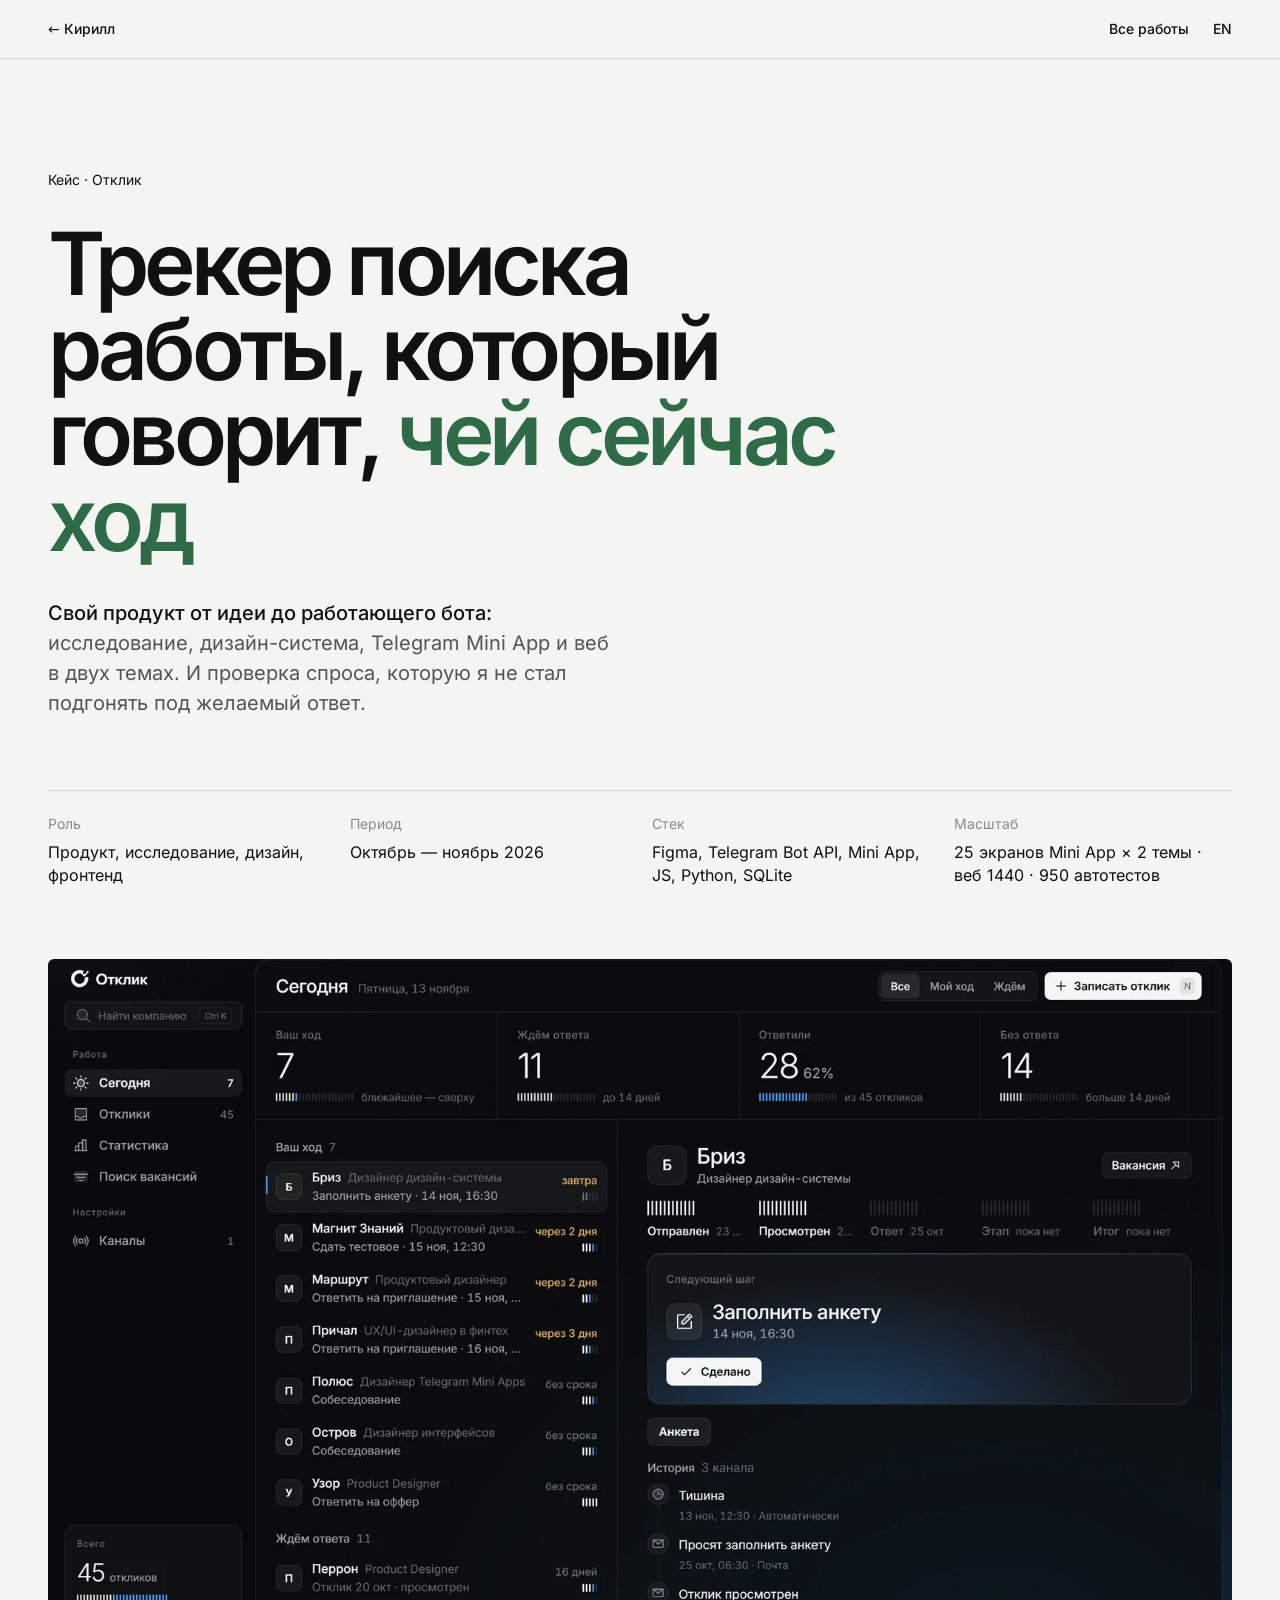
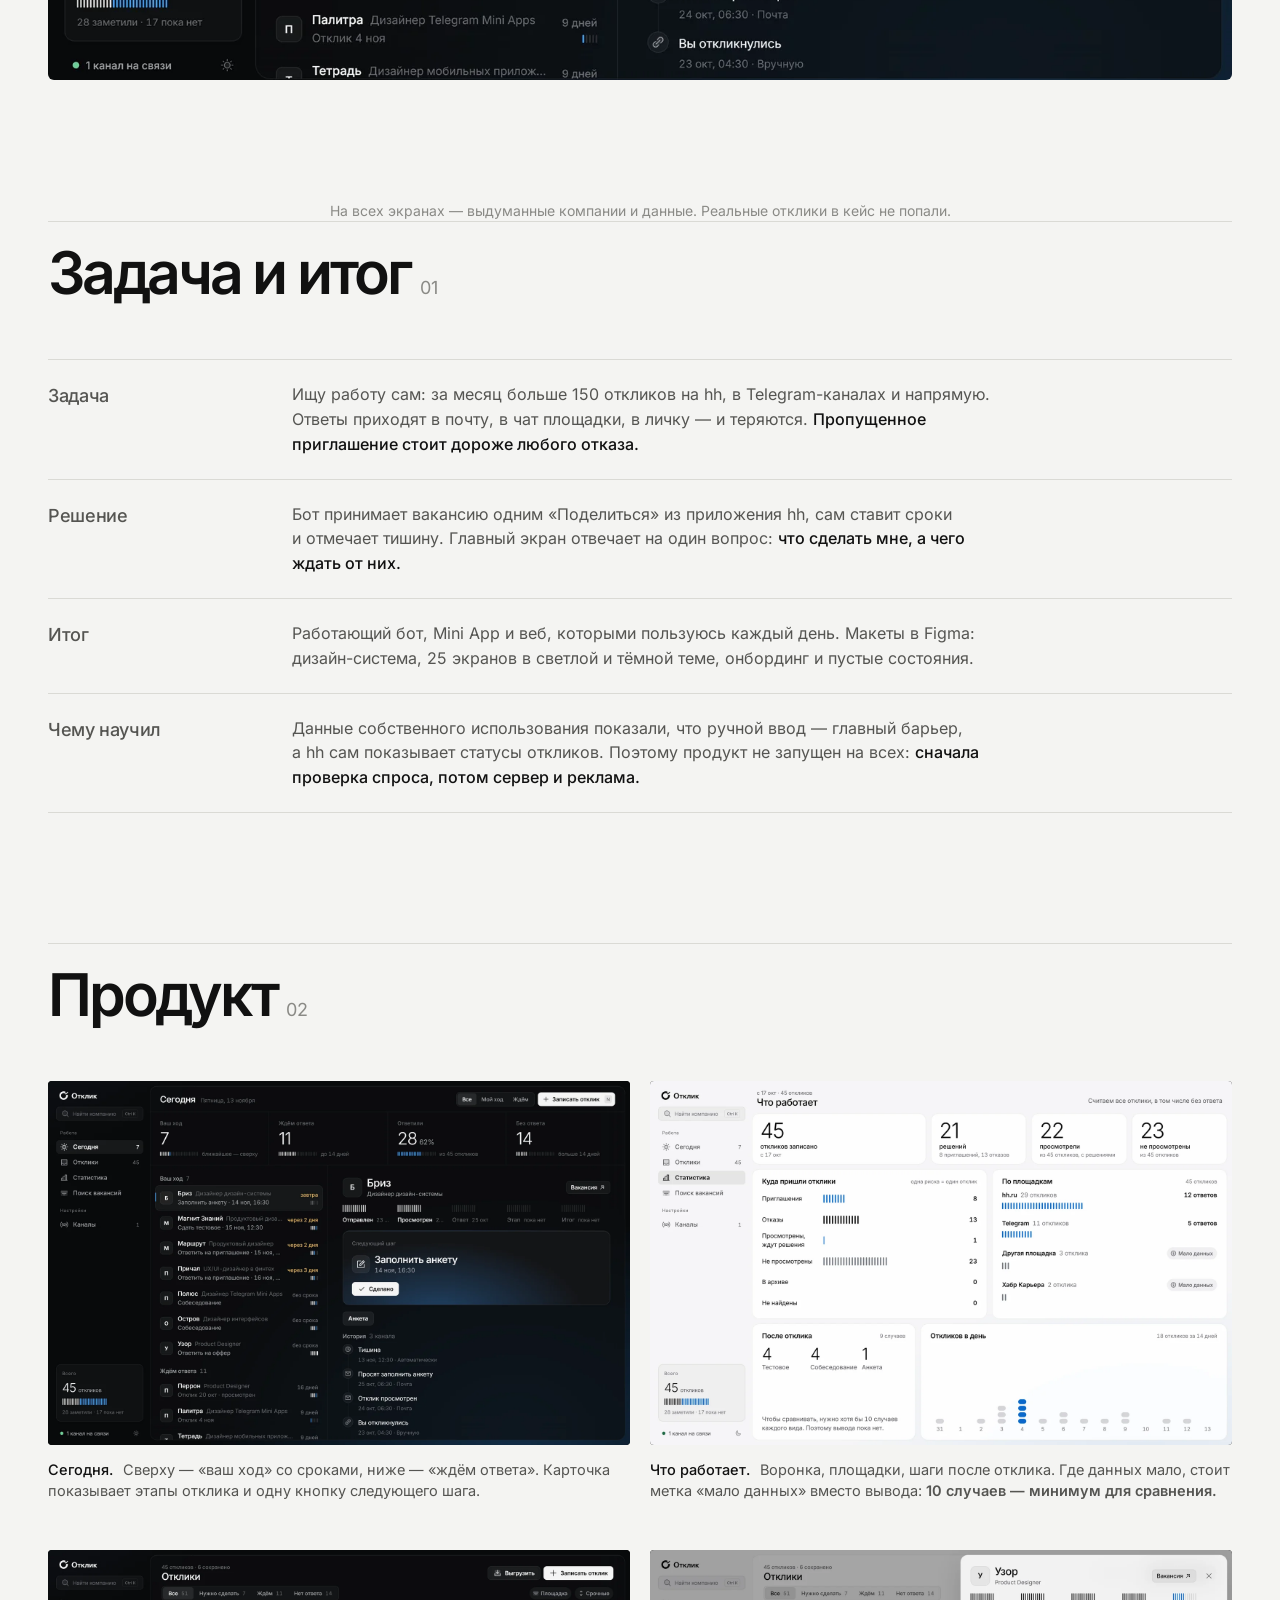
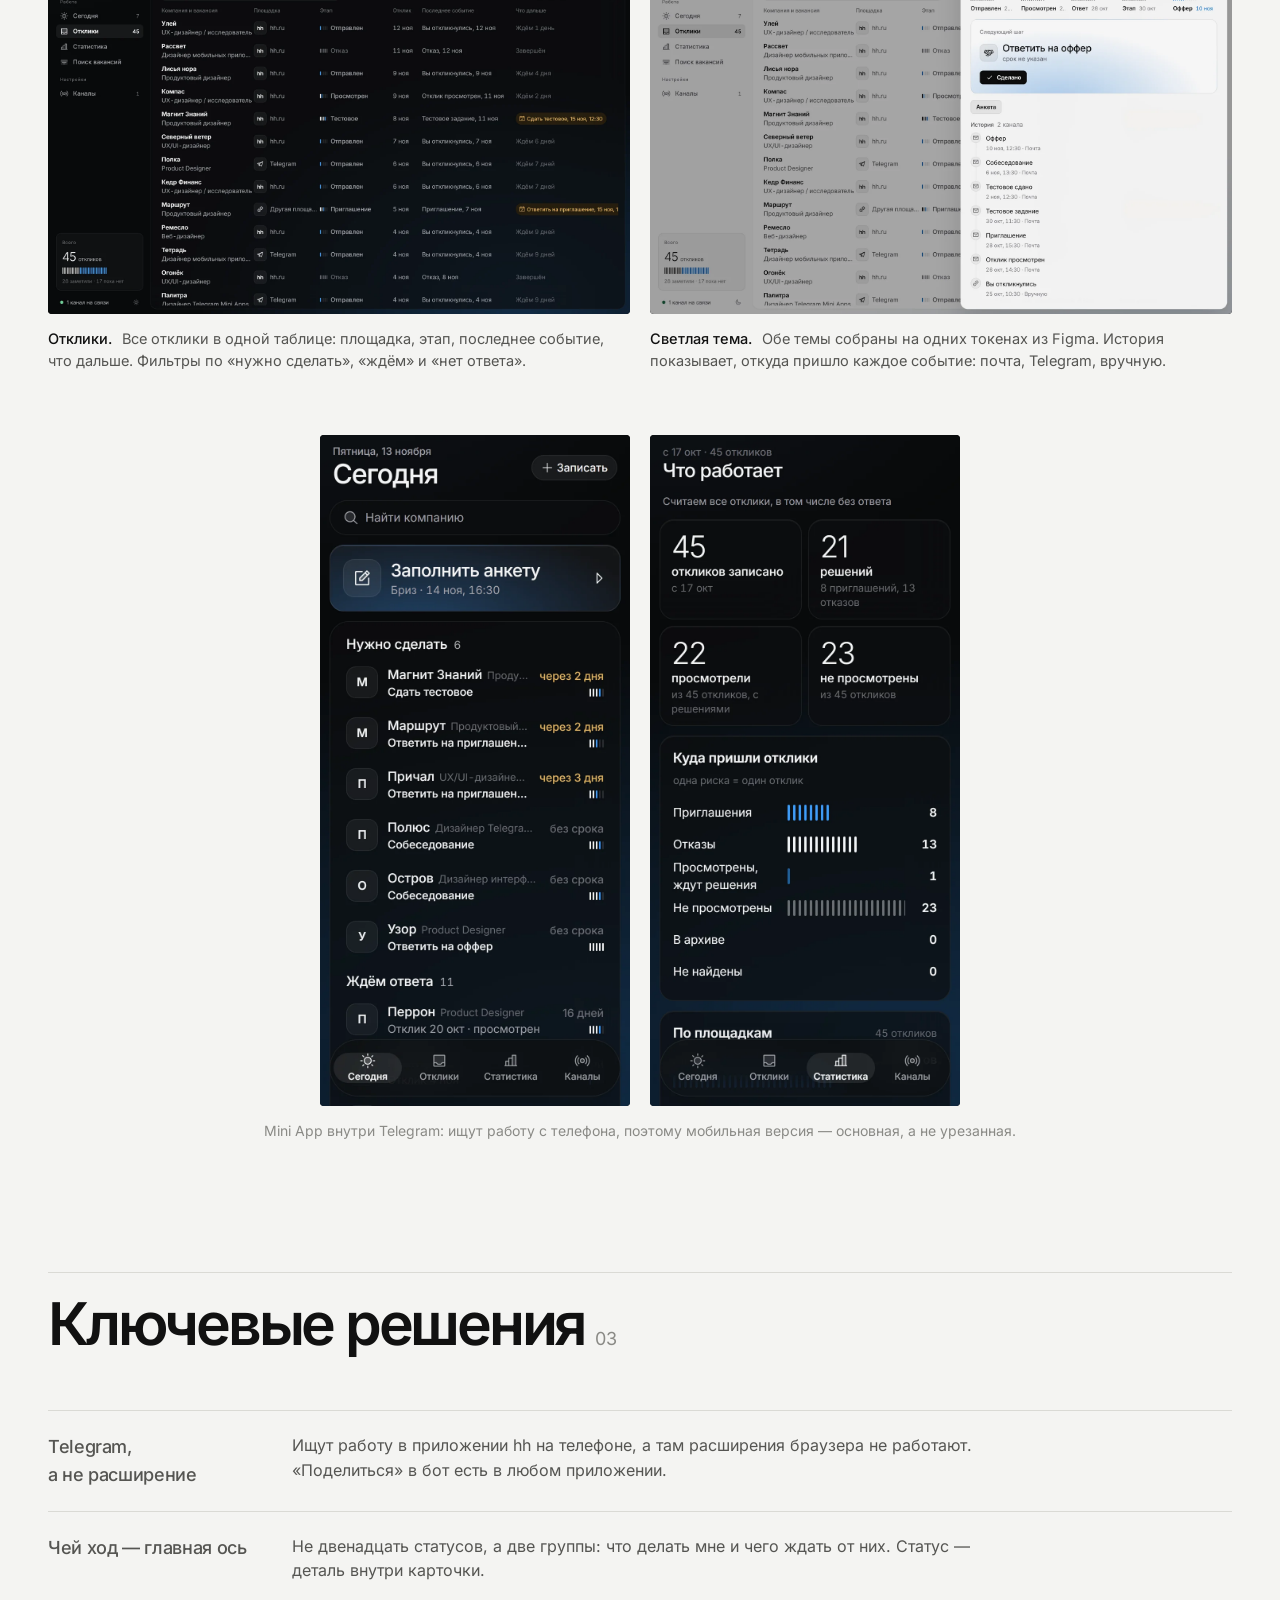
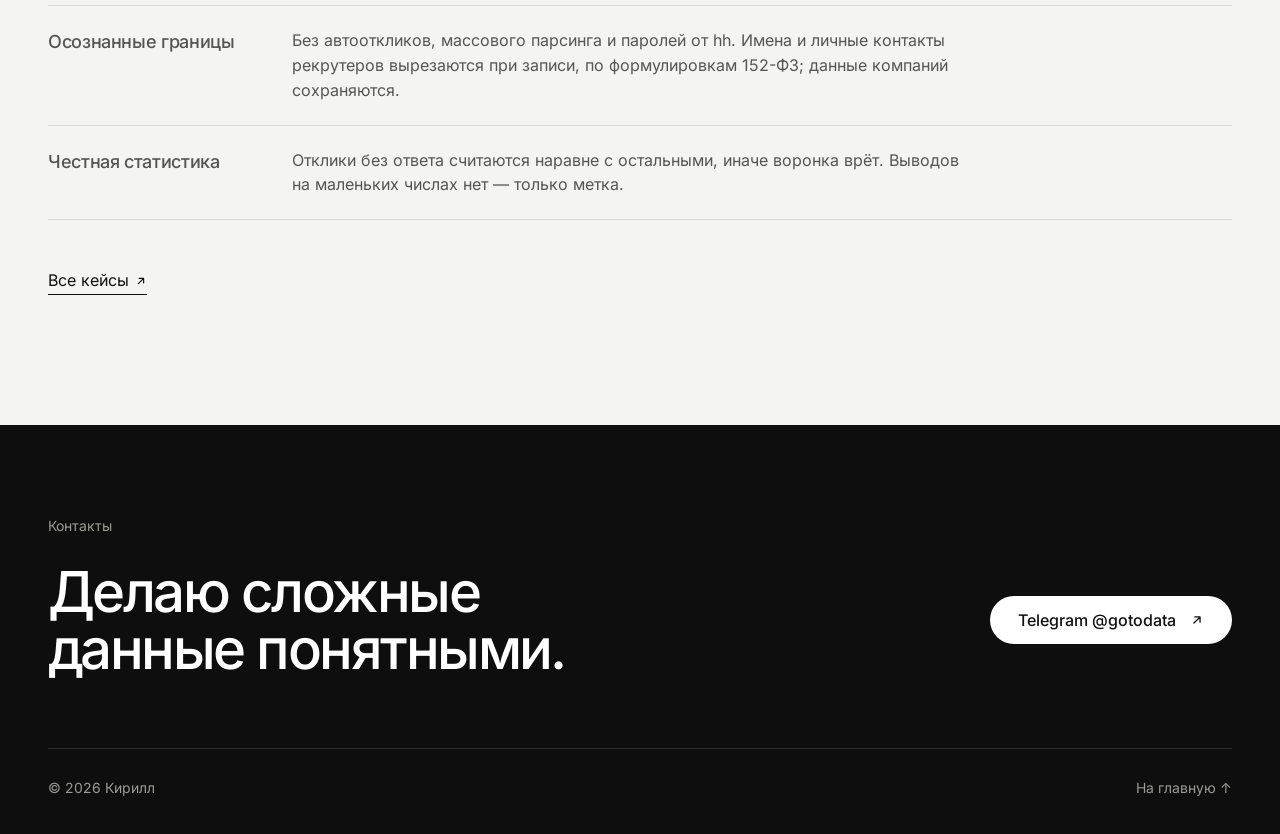
<file: otklik-case/index.html>
<!doctype html>
<html lang="ru" data-lang="ru">
<head>
<meta charset="utf-8">
<meta name="viewport" content="width=device-width, initial-scale=1">
<title>Отклик — кейс | Кирилл</title>
<meta name="description" content="Кейс «Отклик»: Telegram-бот, Mini App и веб, чтобы не терять ответы работодателей. Исследование, дизайн-система, работающий продукт и честная проверка спроса.">
<meta property="og:type" content="website">
<meta property="og:url" content="https://gotodataru.github.io/otklik-case/">
<meta property="og:title" content="Отклик — кейс: трекер поиска работы в Telegram">
<meta property="og:description" content="Mini App и веб, две темы, дизайн-система, работающий бот. И вывод, который пришлось принять по данным.">
<meta property="og:image" content="https://gotodataru.github.io/otklik-case/img/cover.webp">
<meta name="twitter:card" content="summary_large_image">
<link rel="icon" href="data:image/svg+xml,%3Csvg xmlns='http://www.w3.org/2000/svg' viewBox='0 0 32 32'%3E%3Crect width='32' height='32' rx='8' fill='%23111'/%3E%3Ccircle cx='16' cy='16' r='5' fill='white'/%3E%3C/svg%3E">
<link rel="stylesheet" href="../assets/site.css">
<noscript><style>.reveal{opacity:1;transform:none}</style></noscript>
</head>
<body>
<svg width="0" height="0" style="position:absolute" aria-hidden="true"><symbol id="arr" viewBox="0 0 16 16"><path d="M4.5 11.5l7-7M5.5 4.5h6v6" fill="none" stroke="currentColor" stroke-width="1.5" stroke-linecap="round" stroke-linejoin="round"/></symbol></svg>
<header class="ctop"><div class="wrap">
  <a href="../">← <span lang="ru">Кирилл</span><span lang="en">Kirill</span></a>
  <nav><a href="../#work"><span lang="ru">Все работы</span><span lang="en">All work</span></a><button id="lang" type="button" aria-label="Switch language / Сменить язык">EN</button></nav>
</div></header>
<main class="wrap">
  <section class="chero">
    <p class="eyebrow"><span lang="ru">Кейс · Отклик</span><span lang="en">Case study · Otklik</span></p>
    <h1><span lang="ru">Трекер поиска работы, который говорит, <em>чей сейчас ход</em></span><span lang="en">A job-search tracker that tells you <em>whose move it is</em></span></h1>
    <p class="chero__lead"><span lang="ru"><strong>Свой продукт от идеи до работающего бота:</strong> исследование, дизайн-система, Telegram Mini App и веб в&nbsp;двух темах. И&nbsp;проверка спроса, которую я&nbsp;не&nbsp;стал подгонять под желаемый ответ.</span><span lang="en"><strong>My own product from idea to a working bot:</strong> research, a design system, a Telegram Mini App and a web app in two themes. And a demand check I did not bend toward the answer I wanted.</span></p>
  </section>
  <dl class="meta">
    <div><dt><span lang="ru">Роль</span><span lang="en">Role</span></dt><dd><span lang="ru">Продукт, исследование, дизайн, фронтенд</span><span lang="en">Product, research, design, front end</span></dd></div>
    <div><dt><span lang="ru">Период</span><span lang="en">When</span></dt><dd><span lang="ru">Октябрь — ноябрь 2026</span><span lang="en">October — November 2026</span></dd></div>
    <div><dt><span lang="ru">Стек</span><span lang="en">Stack</span></dt><dd>Figma, Telegram Bot API, Mini App, JS, Python, SQLite</dd></div>
    <div><dt><span lang="ru">Масштаб</span><span lang="en">Scale</span></dt><dd><span lang="ru">25 экранов Mini App × 2 темы · веб 1440 · 950 автотестов</span><span lang="en">25 Mini App screens × 2 themes · web 1440 · 950 automated tests</span></dd></div>
  </dl>
  <a class="cover" href="img/cover.webp" target="_blank" rel="noopener"><img src="img/cover.webp" width="1600" height="1000" alt="Отклик: экран «Сегодня» с откликами, где ход за человеком"></a>
  <p class="note"><span lang="ru">На всех экранах — выдуманные компании и данные. Реальные отклики в кейс не попали.</span><span lang="en">All screens show made-up companies and data. No real applications are in this case.</span></p>

  <section class="sec">
    <div class="sec__head"><h2><span lang="ru">Задача и&nbsp;итог</span><span lang="en">Problem and result</span></h2><sup>01</sup></div>
    <ul class="facts">
      <li><b><span lang="ru">Задача</span><span lang="en">Problem</span></b><span><span lang="ru">Ищу работу сам: за&nbsp;месяц больше 150 откликов на&nbsp;hh, в&nbsp;Telegram-каналах и&nbsp;напрямую. Ответы приходят в&nbsp;почту, в&nbsp;чат площадки, в&nbsp;личку&nbsp;— и&nbsp;теряются. <strong>Пропущенное приглашение стоит дороже любого отказа.</strong></span><span lang="en">I am job hunting myself: over 150 applications in a month on hh, in Telegram channels and directly. Replies land in email, the job board chat, DMs&nbsp;— and get lost. <strong>A missed invite costs more than any rejection.</strong></span></span></li>
      <li><b><span lang="ru">Решение</span><span lang="en">Solution</span></b><span><span lang="ru">Бот принимает вакансию одним «Поделиться» из&nbsp;приложения hh, сам ставит сроки и&nbsp;отмечает тишину. Главный экран отвечает на&nbsp;один вопрос: <strong>что сделать мне, а&nbsp;чего ждать от&nbsp;них.</strong></span><span lang="en">The bot takes a vacancy with one “Share” from the hh app, sets deadlines and flags silence on its own. The main screen answers one question: <strong>what I need to do, and what I am waiting for.</strong></span></span></li>
      <li><b><span lang="ru">Итог</span><span lang="en">Result</span></b><span><span lang="ru">Работающий бот, Mini App и&nbsp;веб, которыми пользуюсь каждый день. Макеты в&nbsp;Figma: дизайн-система, 25 экранов в&nbsp;светлой и&nbsp;тёмной теме, онбординг и&nbsp;пустые состояния.</span><span lang="en">A working bot, Mini App and web app I use every day. Figma: a design system, 25 screens in light and dark, onboarding and empty states.</span></span></li>
      <li><b><span lang="ru">Чему научил</span><span lang="en">What it taught me</span></b><span><span lang="ru">Данные собственного использования показали, что ручной ввод&nbsp;— главный барьер, а&nbsp;hh сам показывает статусы откликов. Поэтому продукт не&nbsp;запущен на&nbsp;всех: <strong>сначала проверка спроса, потом сервер и&nbsp;реклама.</strong></span><span lang="en">My own usage data showed manual entry is the main barrier, and hh already shows application statuses. So the product is not open to everyone: <strong>demand check first, servers and ads later.</strong></span></span></li>
    </ul>
  </section>

  <section class="sec" id="app">
    <div class="sec__head"><h2><span lang="ru">Продукт</span><span lang="en">The product</span></h2><sup>02</sup></div>
    <div class="shots">
      <figure class="reveal"><a class="shot" href="img/today.webp" target="_blank" rel="noopener"><img src="img/today.webp" width="1600" height="1000" alt="Экран «Сегодня»" loading="lazy"></a>
        <figcaption><b><span lang="ru">Сегодня.</span><span lang="en">Today.</span></b> <span lang="ru">Сверху&nbsp;— «ваш ход» со&nbsp;сроками, ниже&nbsp;— «ждём ответа». Карточка показывает этапы отклика и&nbsp;одну кнопку следующего шага.</span><span lang="en">“Your move” with deadlines on top, “waiting” below. The card shows the stages and a single next-step button.</span></figcaption></figure>
      <figure class="reveal"><a class="shot" href="img/stats.webp" target="_blank" rel="noopener"><img src="img/stats.webp" width="1600" height="1000" alt="Экран «Что работает»" loading="lazy"></a>
        <figcaption><b><span lang="ru">Что работает.</span><span lang="en">What works.</span></b> <span lang="ru">Воронка, площадки, шаги после отклика. Где данных мало, стоит метка «мало данных» вместо вывода: <strong>10 случаев&nbsp;— минимум для сравнения.</strong></span><span lang="en">The funnel, platforms, steps after applying. Where data is thin, a “limited data” tag replaces a conclusion: <strong>10 cases is the minimum to compare.</strong></span></figcaption></figure>
      <figure class="reveal"><a class="shot" href="img/apps.webp" target="_blank" rel="noopener"><img src="img/apps.webp" width="1600" height="1000" alt="Таблица откликов" loading="lazy"></a>
        <figcaption><b><span lang="ru">Отклики.</span><span lang="en">Applications.</span></b> <span lang="ru">Все отклики в&nbsp;одной таблице: площадка, этап, последнее событие, что дальше. Фильтры по&nbsp;«нужно сделать», «ждём» и&nbsp;«нет ответа».</span><span lang="en">Every application in one table: platform, stage, last event, what next. Filters for “to do”, “waiting” and “no reply”.</span></figcaption></figure>
      <figure class="reveal"><a class="shot" href="img/offer.webp" target="_blank" rel="noopener"><img src="img/offer.webp" width="1600" height="1000" alt="Светлая тема, карточка с оффером" loading="lazy"></a>
        <figcaption><b><span lang="ru">Светлая тема.</span><span lang="en">Light theme.</span></b> <span lang="ru">Обе темы собраны на&nbsp;одних токенах из&nbsp;Figma. История показывает, откуда пришло каждое событие: почта, Telegram, вручную.</span><span lang="en">Both themes run on the same Figma tokens. The history shows where each event came from: email, Telegram, manual.</span></figcaption></figure>
    </div>
    <div class="phones">
      <a class="shot reveal" href="img/m-today.webp" target="_blank" rel="noopener"><img src="img/m-today.webp" width="780" height="1688" alt="Mini App: Сегодня" loading="lazy"></a>
      <a class="shot reveal" href="img/m-stats.webp" target="_blank" rel="noopener"><img src="img/m-stats.webp" width="780" height="1688" alt="Mini App: Что работает" loading="lazy"></a>    </div>
    <p class="note"><span lang="ru">Mini App внутри Telegram: ищут работу с&nbsp;телефона, поэтому мобильная версия&nbsp;— основная, а&nbsp;не&nbsp;урезанная.</span><span lang="en">The Mini App lives inside Telegram: people job hunt on their phones, so mobile is the main version, not a cut-down one.</span></p>
  </section>

  <section class="sec">
    <div class="sec__head"><h2><span lang="ru">Ключевые решения</span><span lang="en">Key decisions</span></h2><sup>03</sup></div>
    <ul class="facts">
      <li><b><span lang="ru">Telegram, а&nbsp;не&nbsp;расширение</span><span lang="en">Telegram, not an extension</span></b><span><span lang="ru">Ищут работу в&nbsp;приложении hh на&nbsp;телефоне, а&nbsp;там расширения браузера не&nbsp;работают. «Поделиться» в&nbsp;бот есть в&nbsp;любом приложении.</span><span lang="en">People job hunt in the hh phone app, where browser extensions do not exist. “Share” to a bot works from any app.</span></span></li>
      <li><b><span lang="ru">Чей ход&nbsp;— главная ось</span><span lang="en">Whose move is the main axis</span></b><span><span lang="ru">Не&nbsp;двенадцать статусов, а&nbsp;две группы: что делать мне и&nbsp;чего ждать от&nbsp;них. Статус&nbsp;— деталь внутри карточки.</span><span lang="en">Not twelve statuses but two groups: what I do and what I wait for. The status is a detail inside the card.</span></span></li>
      <li><b><span lang="ru">Осознанные границы</span><span lang="en">Deliberate limits</span></b><span><span lang="ru">Без автооткликов, массового парсинга и&nbsp;паролей от&nbsp;hh. Имена и&nbsp;личные контакты рекрутеров вырезаются при записи, по&nbsp;формулировкам 152-ФЗ; данные компаний сохраняются.</span><span lang="en">No auto-applying, no mass scraping, no hh passwords. Recruiters’ names and personal contacts are stripped on write, following Russian data law; company details are kept.</span></span></li>
      <li><b><span lang="ru">Честная статистика</span><span lang="en">Honest stats</span></b><span><span lang="ru">Отклики без ответа считаются наравне с&nbsp;остальными, иначе воронка врёт. Выводов на&nbsp;маленьких числах нет&nbsp;— только метка.</span><span lang="en">Unanswered applications count like the rest, or the funnel lies. No conclusions on small numbers&nbsp;— just a tag.</span></span></li>
    </ul>
    <div class="clinks">
      <a class="ulink" href="../"><span lang="ru">Все кейсы</span><span lang="en">All work</span><svg aria-hidden="true"><use href="#arr"/></svg></a>
    </div>
  </section>
</main>
<footer class="contact" id="contact">
  <div class="wrap">
    <p class="eyebrow"><span lang="ru">Контакты</span><span lang="en">Contact</span></p>
    <div class="contact__row">
      <h2><span lang="ru">Делаю сложные данные понятными.</span><span lang="en">Making complex data clear.</span></h2>
      <a class="mail" href="https://t.me/gotodata">Telegram @gotodata <svg width="14" height="14" aria-hidden="true"><use href="#arr"/></svg></a>
    </div>
    <div class="legal" style="padding-top:28px"><span>© 2026 <span lang="ru">Кирилл</span><span lang="en">Kirill</span></span><a href="../"><span lang="ru">На главную</span><span lang="en">Home</span> ↑</a></div>
  </div>
</footer>
<script>
(function () {
  var root = document.documentElement;
  function get(k) { try { return localStorage.getItem(k); } catch (e) { return null; } }
  function set(k, v) { try { localStorage.setItem(k, v); } catch (e) {} }
  var lang = new URLSearchParams(location.search).get('lang') || get('lang') || 'ru';
  var langBtn = document.getElementById('lang');
  function apply(l) {
    lang = l; root.dataset.lang = l; root.lang = l; langBtn.textContent = l === 'ru' ? 'EN' : 'RU';
    document.title = l === 'ru' ? 'Отклик — кейс | Кирилл' : 'Otklik — case study | Kirill';
  }
  apply(lang);
  langBtn.addEventListener('click', function () { apply(lang === 'ru' ? 'en' : 'ru'); set('lang', lang); });
  var items = document.querySelectorAll('.reveal');
  if ('IntersectionObserver' in window) {
    var io = new IntersectionObserver(function (es) { es.forEach(function (e) { if (e.isIntersecting) { e.target.classList.add('is-in'); io.unobserve(e.target); } }); }, { rootMargin: '0px 0px -6% 0px' });
    items.forEach(function (el) { io.observe(el); });
  } else { items.forEach(function (el) { el.classList.add('is-in'); }); }
})();
</script>
</body>
</html>
</file>
<file: assets/canvas.css>
/* Портфолио Кирилла, версия 2 «Холст».
   Первый экран собран как рабочая область дизайн-редактора: страницы и слои, кадры на точечной сетке,
   плавающий тулбар, комментарий, курсор между кадрами. Дальше — список работ строками, панель «Свойства»,
   «история версий» вместо таймлайна, зелёный подвал.
   Автономный файл: site.css не подключается (им пользуется страница кейса и версия 1). */
@font-face { font-family: 'Inter'; font-weight: 400; font-display: swap; src: url(../fonts/inter-cyrillic-400-normal.woff2) format('woff2'); unicode-range: U+0301, U+0400-045F, U+0490-0491, U+04B0-04B1, U+2116; }
@font-face { font-family: 'Inter'; font-weight: 400; font-display: swap; src: url(../fonts/inter-latin-400-normal.woff2) format('woff2'); unicode-range: U+0000-00FF, U+0131, U+0152-0153, U+02BB-02BC, U+02C6, U+02DA, U+02DC, U+2000-206F, U+2074, U+20AC, U+2122, U+2191, U+2193, U+2212, U+2215, U+FEFF, U+FFFD; }
@font-face { font-family: 'Inter'; font-weight: 500; font-display: swap; src: url(../fonts/inter-cyrillic-500-normal.woff2) format('woff2'); unicode-range: U+0301, U+0400-045F, U+0490-0491, U+04B0-04B1, U+2116; }
@font-face { font-family: 'Inter'; font-weight: 500; font-display: swap; src: url(../fonts/inter-latin-500-normal.woff2) format('woff2'); unicode-range: U+0000-00FF, U+0131, U+0152-0153, U+02BB-02BC, U+02C6, U+02DA, U+02DC, U+2000-206F, U+2074, U+20AC, U+2122, U+2191, U+2193, U+2212, U+2215, U+FEFF, U+FFFD; }
@font-face { font-family: 'Inter'; font-weight: 600; font-display: swap; src: url(../fonts/inter-cyrillic-600-normal.woff2) format('woff2'); unicode-range: U+0301, U+0400-045F, U+0490-0491, U+04B0-04B1, U+2116; }
@font-face { font-family: 'Inter'; font-weight: 600; font-display: swap; src: url(../fonts/inter-latin-600-normal.woff2) format('woff2'); unicode-range: U+0000-00FF, U+0131, U+0152-0153, U+02BB-02BC, U+02C6, U+02DA, U+02DC, U+2000-206F, U+2074, U+20AC, U+2122, U+2191, U+2193, U+2212, U+2215, U+FEFF, U+FFFD; }

:root {
  --bg: #F8F7F3;
  --canvas: #EFEDE7;
  --dot: #D2CEC4;
  --paper: #FFFFFF;
  --ink: #121211;
  --ink-2: #4F4E4A;
  --ink-3: #6E6D68;
  --line: #E2DFD8;
  --accent: #2F6B47;
  --accent-2: #3F8A5F;
  --accent-soft: #E4EEE6;
  --bar: #1B1B1A;
  --font: 'Inter', system-ui, -apple-system, 'Segoe UI', sans-serif;
  --ease: cubic-bezier(.16, 1, .3, 1);
  --bar-h: 44px;
}
* { box-sizing: border-box; }
html { -webkit-text-size-adjust: 100%; scroll-behavior: smooth; scroll-padding-top: var(--bar-h); }
body { margin: 0; background: var(--bg); color: var(--ink); font: 400 16px/1.55 var(--font); -webkit-font-smoothing: antialiased; text-rendering: optimizeLegibility; }
[data-lang="ru"] [lang="en"], [data-lang="en"] [lang="ru"] { display: none !important; }
a { color: inherit; text-decoration: none; }
img { display: block; max-width: 100%; height: auto; }
h1, h2, h3, p, ul, ol, dl, dd, figure { margin: 0; }
ul, ol { padding: 0; list-style: none; }
::selection { background: var(--accent); color: #fff; }
:focus-visible { outline: 2px solid var(--accent); outline-offset: 3px; border-radius: 4px; }
button { font: inherit; color: inherit; cursor: pointer; }
.wrap { max-width: 1320px; margin: 0 auto; padding: 0 48px; }
@media (max-width: 720px) { .wrap { padding: 0 20px; } }

/* ---------- верхняя панель ---------- */
.bar { position: sticky; top: 0; z-index: 60; height: var(--bar-h); display: flex; align-items: center; justify-content: space-between; gap: 16px; padding: 0 14px 0 12px; background: var(--bar); color: #ececea; font-size: 13px; font-weight: 500; }
.bar__file { display: flex; align-items: center; gap: 10px; min-width: 0; }
.bar__logo { width: 24px; height: 24px; border-radius: 6px; background: var(--accent); color: #fff; display: grid; place-items: center; font-weight: 600; font-size: 13px; flex: none; }
.bar__file b { font-weight: 600; color: #fff; white-space: nowrap; }
.bar__file > span:last-child { color: #8d8d89; white-space: nowrap; }
.bar nav { display: flex; gap: 4px; }
.bar nav a { padding: 6px 12px; border-radius: 6px; color: #c8c8c4; transition: background .2s, color .2s; }
.bar nav a:hover, .bar nav a.is-active { background: #2b2b2a; color: #fff; }
.bar__r { display: flex; align-items: center; gap: 10px; }
.bar__lang { height: 28px; padding: 0 10px; border: 1px solid #3a3a38; border-radius: 6px; background: transparent; color: #d6d6d2; font-size: 12.5px; font-weight: 500; }
.bar__lang:hover { background: #2b2b2a; }
.bar__cta { height: 28px; padding: 0 14px; display: inline-flex; align-items: center; border-radius: 6px; background: var(--accent-2); color: #fff; font-size: 12.5px; font-weight: 600; transition: background .2s; }
.bar__cta:hover { background: #4a9a6d; }
@media (max-width: 720px) { .bar nav { display: none; } .bar__file > span:last-child { display: none; } }

/* ---------- редактор: страницы, слои, холст ---------- */
.editor { display: grid; grid-template-columns: 232px minmax(0, 1fr); min-height: calc(100vh - var(--bar-h)); }
.layers { background: var(--paper); border-right: 1px solid var(--line); padding: 14px 8px; font-size: 13px; }
.layers__t { padding: 4px 10px 8px; color: var(--ink-3); font-size: 12px; font-weight: 500; }
.layers__t + ul { margin-bottom: 14px; }
.layers ul + .layers__t { padding-top: 12px; border-top: 1px solid var(--line); }
.layers a { display: flex; align-items: center; gap: 8px; height: 30px; padding: 0 10px; border-radius: 6px; color: var(--ink-2); transition: background .15s, color .15s; }
.layers a svg { width: 12px; height: 12px; flex: none; color: var(--ink-3); }
.layers a:hover, .layers a.is-on { background: var(--accent-soft); color: var(--ink); }
.layers a:hover svg, .layers a.is-on svg { color: var(--accent); }
.layers .pages a.cur { color: var(--ink); font-weight: 600; background: #F1F0EB; }
.layers .pages a.cur svg { color: var(--accent); }
.layers .pages a .ext { margin-left: auto; width: 10px; height: 10px; opacity: .6; }
.layers .tree { margin: 0 0 0 12px; border-left: 1px solid var(--line); padding-left: 4px; }
.layers__hint { margin: 16px 10px 0; padding-top: 14px; border-top: 1px solid var(--line); color: var(--ink-3); font-size: 12px; line-height: 1.5; }

.canvas { position: relative; overflow: hidden; display: flex; align-items: center; background-color: var(--canvas); background-image: radial-gradient(circle, var(--dot) 1px, transparent 1.5px); background-size: 24px 24px; }
.stage { position: relative; width: 100%; aspect-ratio: 1200 / 770; container-type: inline-size; }
.swipe { display: none; }

@keyframes frameIn { from { opacity: 0; transform: translateY(12px) scale(.985); } to { opacity: 1; transform: none; } }
.frame { --u: calc(100cqw / 1200); position: absolute; left: calc(var(--x) * var(--u)); top: calc(var(--y) * var(--u)); width: calc(var(--w) * var(--u)); display: block; }
@media (prefers-reduced-motion: no-preference) {
  .frame { animation: frameIn .85s var(--ease) both; }
  .frame:nth-child(2) { animation-delay: .07s; } .frame:nth-child(3) { animation-delay: .14s; }
  .frame:nth-child(4) { animation-delay: .21s; } .frame:nth-child(5) { animation-delay: .28s; } .frame:nth-child(6) { animation-delay: .35s; }
}
.frame__name { position: absolute; left: 0; bottom: 100%; margin-bottom: max(5px, calc(var(--u) * 7)); font-size: max(11px, calc(var(--u) * 12)); color: var(--ink-3); white-space: nowrap; line-height: 1; transition: color .2s; }
.frame:hover .frame__name, .frame.is-sel .frame__name, .frame.is-hov .frame__name { color: var(--accent); }
.frame__box { position: relative; overflow: hidden; background: var(--paper); border-radius: calc(var(--u) * 6); box-shadow: 0 1px 0 rgba(40, 36, 28, .05), 0 10px 30px rgba(40, 34, 20, .09); transition: transform .4s var(--ease), box-shadow .4s var(--ease); }
a.frame:hover .frame__box, .frame.is-sel .frame__box, .frame.is-hov .frame__box { transform: translateY(-3px); box-shadow: 0 1px 0 rgba(40, 36, 28, .05), 0 18px 38px rgba(40, 34, 20, .14); }
.frame__box--h { height: calc(var(--h) * var(--u)); }
.frame__img { display: block; width: 100%; aspect-ratio: 1600 / 974; object-fit: cover; }
.sel { position: absolute; inset: -2px; border: 1.5px solid var(--accent); border-radius: 3px; opacity: 0; pointer-events: none; transition: opacity .18s; }
.sel i { position: absolute; width: 8px; height: 8px; background: #fff; border: 1.5px solid var(--accent); border-radius: 2px; }
.sel i:nth-child(1) { left: -5px; top: -5px; } .sel i:nth-child(2) { right: -5px; top: -5px; }
.sel i:nth-child(3) { left: -5px; bottom: -5px; } .sel i:nth-child(4) { right: -5px; bottom: -5px; }
.sel em { position: absolute; left: 12px; bottom: 12px; padding: 5px 10px; border-radius: 5px; background: var(--accent); color: #fff; font: 600 12px/1 var(--font); font-style: normal; white-space: nowrap; }
.frame:hover .sel, .frame:focus-visible .sel, .frame.is-sel .sel, .frame.is-hov .sel { opacity: 1; }
a.frame:focus-visible { outline: none; }

/* кадр: приветствие */
.f-intro { padding: calc(var(--u) * 30); display: flex; flex-direction: column; justify-content: center; }
.f-intro small { display: flex; align-items: center; gap: 8px; font-size: max(12px, calc(var(--u) * 13)); color: var(--ink-3); margin-bottom: calc(var(--u) * 14); }
.f-intro small::before { content: ""; width: 8px; height: 8px; border-radius: 50%; background: var(--accent-2); flex: none; box-shadow: 0 0 0 3px var(--accent-soft); }
.f-intro h1 { font-size: max(24px, calc(var(--u) * 34)); font-weight: 600; letter-spacing: -.045em; line-height: 1.05; margin-bottom: calc(var(--u) * 16); }
.f-intro p { font-size: max(12.5px, calc(var(--u) * 14.5)); line-height: 1.5; color: var(--ink-2); }
.f-intro p b { color: var(--ink); font-weight: 600; }
.f-intro p + p { margin-top: calc(var(--u) * 8); }
.f-intro__link { align-self: flex-start; display: inline-flex; align-items: center; gap: 8px; margin-top: calc(var(--u) * 18); padding: max(7px, calc(var(--u) * 9)) max(14px, calc(var(--u) * 16)); border-radius: 999px; background: var(--ink); color: #fff; font-size: max(12.5px, calc(var(--u) * 14)); font-weight: 500; transition: background .25s; }
.f-intro__link:hover { background: var(--accent); }
.f-intro__link svg { width: 12px; height: 12px; }

/* кадр: телефоны */
.f-phones { background: #E3DACB; }
.f-phones .ph { position: absolute; top: calc(var(--u) * 22); width: calc(var(--u) * 78); aspect-ratio: 780 / 1688; border: max(2px, calc(var(--u) * 3)) solid #15151a; border-radius: calc(var(--u) * 11); overflow: hidden; background: #0a0a0a; box-shadow: 0 14px 24px rgba(0, 0, 0, .25); }
.f-phones .ph:first-child { left: calc(var(--u) * 32); }
.f-phones .ph:last-child { left: calc(var(--u) * 126); top: calc(var(--u) * 44); }
.f-phones img { width: 100%; height: 100%; object-fit: cover; object-position: top; }

/* кадр: резюме */
.f-cv { background: #fff; }
.f-cv svg { display: block; width: 100%; height: 100%; }

/* кадр: цифры */
.f-num { padding: calc(var(--u) * 18) calc(var(--u) * 22); display: flex; flex-direction: column; justify-content: space-between; }
.f-num div { line-height: 1.1; }
.f-num b { display: block; font-size: max(20px, calc(var(--u) * 27)); font-weight: 600; letter-spacing: -.02em; word-spacing: .08em; }
.f-num span { display: block; margin-top: 3px; font-size: max(11px, calc(var(--u) * 12)); color: var(--ink-3); line-height: 1.25; }
.f-num div + div { border-top: 1px solid var(--line); padding-top: calc(var(--u) * 10); }

/* комментарий */
.comment { --u: calc(100cqw / 1200); position: absolute; z-index: 5; left: calc(var(--x) * var(--u)); top: calc(var(--y) * var(--u)); pointer-events: none; }
.comment__pin { width: max(24px, calc(var(--u) * 30)); height: max(24px, calc(var(--u) * 30)); border-radius: 50% 50% 50% 0; background: var(--accent); color: #fff; display: grid; place-items: center; font-size: max(11px, calc(var(--u) * 13)); font-weight: 600; box-shadow: 0 4px 12px rgba(0, 0, 0, .25); border: 2px solid #fff; }
.comment__card { position: absolute; left: max(30px, calc(var(--u) * 36)); top: 0; width: max(150px, calc(var(--u) * 188)); padding: 10px 12px 11px; background: #fff; border-radius: 0 10px 10px 10px; box-shadow: 0 8px 26px rgba(0, 0, 0, .18); font-size: max(11.5px, calc(var(--u) * 12.5)); line-height: 1.4; color: var(--ink-2); }
.comment__card b { display: block; color: var(--ink); font-weight: 600; margin-bottom: 2px; }
.comment--l .comment__pin { border-radius: 50% 50% 0 50%; }
.comment--l .comment__card { left: auto; right: max(30px, calc(var(--u) * 36)); border-radius: 10px 0 10px 10px; }

/* плавающий тулбар: ссылки */
.tools { position: absolute; z-index: 30; left: 50%; bottom: 20px; transform: translateX(-50%); display: flex; align-items: center; gap: 2px; padding: 5px; border-radius: 12px; background: var(--bar); box-shadow: 0 10px 30px rgba(20, 18, 12, .3); }
.tools a, .tools .t { position: relative; width: 36px; height: 36px; display: grid; place-items: center; border-radius: 8px; color: #bdbdb8; transition: background .2s, color .2s; }
.tools .t { background: var(--accent); color: #fff; }
.tools .t svg { fill: currentColor; }
.tools a:hover, .tools a:focus-visible { background: #2e2e2c; color: #fff; }
.tools svg { width: 16px; height: 16px; fill: none; stroke: currentColor; stroke-width: 1.5; stroke-linecap: round; stroke-linejoin: round; }
.tools hr { width: 1px; height: 20px; margin: 0 4px; border: 0; background: #3a3a38; }
.tools em { position: absolute; bottom: calc(100% + 12px); left: 50%; transform: translate(-50%, 4px); padding: 5px 9px; border-radius: 6px; background: var(--bar); color: #fff; font: 500 12px/1 var(--font); font-style: normal; white-space: nowrap; opacity: 0; pointer-events: none; transition: opacity .18s, transform .18s; }
.tools a:hover em, .tools a:focus-visible em { opacity: 1; transform: translate(-50%, 0); }
.hud { position: absolute; bottom: 20px; z-index: 30; height: 28px; padding: 0 11px; display: inline-flex; align-items: center; border-radius: 8px; background: rgba(255, 255, 255, .78); border: 1px solid var(--line); color: var(--ink-3); font-size: 12px; font-weight: 500; font-variant-numeric: tabular-nums; }
.hud--l { left: 18px; } .hud--r { right: 18px; }

/* большой курсор, без подписи */
.cursor { position: absolute; z-index: 20; left: 0; top: 0; width: max(24px, calc(100cqw / 1200 * 27)); pointer-events: none; transition: transform 1.55s cubic-bezier(.5, .05, .2, 1), opacity .3s; will-change: transform; }
.cursor svg { display: block; width: 100%; height: auto; filter: drop-shadow(0 3px 5px rgba(0, 0, 0, .28)); transform-origin: 8% 6%; transition: transform .16s; }
.cursor.is-click svg { transform: scale(.86); }
.cursor.is-paused { opacity: .25; }
.cursor::after { content: ""; position: absolute; left: 3%; top: 3%; width: 30px; height: 30px; margin: -15px 0 0 -15px; border-radius: 50%; border: 2px solid var(--accent); opacity: 0; transform: scale(.3); }
.cursor.is-click::after { animation: ripple .7s ease-out; }
@keyframes ripple { 0% { opacity: .8; transform: scale(.3); } 100% { opacity: 0; transform: scale(1.5); } }

/* планшет и телефон: холст листается вбок, кадры «лежат» рядом */
@media (max-width: 1199px) {
  .editor { display: block; min-height: 0; }
  .layers, .tools, .hud, .comment, .cursor { display: none; }
  .canvas { display: block; padding-top: 30px; }
  .swipe { display: block; padding: 0 20px 8px; font-size: 13px; color: var(--ink-3); }
  .stage { aspect-ratio: auto; container-type: normal; display: flex; align-items: center; gap: 16px; padding: 38px 20px 44px; overflow-x: auto; overflow-y: hidden; scroll-snap-type: x mandatory; scrollbar-width: none; -webkit-overflow-scrolling: touch; }
  .stage::-webkit-scrollbar { display: none; }
  .frame { --u: 1px; position: relative; left: auto; top: auto; flex: 0 0 auto; width: min(82vw, calc(var(--w) * 1.25px)); scroll-snap-align: start; scroll-margin-left: 20px; animation: none; }
  .frame:first-child { width: min(88vw, 480px); }
  .frame__name { font-size: 12px; margin-bottom: 8px; }
  .f-intro h1 { font-size: 30px; }
  .f-intro small, .f-intro p, .f-intro__link { font-size: 15px; }
  .f-intro.frame__box--h { height: auto; aspect-ratio: auto; }
  .f-phones .ph { width: 28%; border-width: 3px; border-radius: 10px; }
  .f-phones .ph:first-child { left: 18%; } .f-phones .ph:last-child { left: 54%; }
  .frame__box--h { height: auto; aspect-ratio: 236 / 196; }
  .f-cv .frame__box--h { aspect-ratio: 140 / 196; }
  .f-num.frame__box--h { aspect-ratio: auto; min-height: 196px; gap: 14px; }
  .f-num b { font-size: 24px; } .f-num span { font-size: 12px; }
}

/* ---------- работы ---------- */
.works { padding: 120px 0 130px; }
.sechead { display: flex; align-items: flex-end; justify-content: space-between; gap: 32px; flex-wrap: wrap; margin-bottom: 44px; }
.sechead h2 { font-size: clamp(44px, 6.4vw, 92px); font-weight: 600; letter-spacing: -.055em; line-height: .95; }
.sechead p { max-width: 36ch; color: var(--ink-3); font-size: 15px; line-height: 1.6; padding-bottom: 8px; }
.rowhead, .row { display: grid; grid-template-columns: 44px 128px minmax(0, 1.05fr) minmax(0, 1.5fr) 150px 22px; gap: 24px; align-items: center; }
.rowhead { padding: 0 16px 12px; margin: 0 -16px; color: var(--ink-3); font-size: 13px; }
.rowhead span:nth-child(5) { text-align: right; }
.rows { border-top: 1px solid var(--ink); }
.row { padding: 18px 16px; margin: 0 -16px; border-bottom: 1px solid var(--line); transition: background .3s var(--ease); }
.row:hover { background: var(--paper); }
.row .n { color: var(--ink-3); font-size: 14px; font-variant-numeric: tabular-nums; }
.row .th { aspect-ratio: 16 / 10; border-radius: 4px; overflow: hidden; background: var(--accent-soft); }
.row .th img { width: 100%; height: 100%; object-fit: cover; object-position: top; transition: transform .8s var(--ease); }
.row:hover .th img { transform: scale(1.06); }
.row .th svg { display: block; width: 100%; height: 100%; }
.row .t { font-size: 20px; font-weight: 500; letter-spacing: -.025em; line-height: 1.2; }
.row .tags { color: var(--ink-2); font-size: 14.5px; line-height: 1.45; }
.row .kind { color: var(--ink-3); font-size: 14px; text-align: right; }
.row .go { width: 18px; height: 18px; color: var(--ink-3); transition: transform .3s var(--ease), color .3s; }
.row:hover .go { transform: translate(3px, -3px); color: var(--accent); }
@media (max-width: 960px) {
  .works { padding: 80px 0 90px; }
  .rowhead { display: none; }
  .row { grid-template-columns: 96px minmax(0, 1fr) 18px; gap: 6px 16px; padding: 16px 12px; margin: 0 -12px; }
  .row .n { display: none; }
  .row .th { grid-row: 1 / span 3; }
  .row .t { font-size: 18px; } .row .tags { grid-column: 2; } .row .kind { grid-column: 2; text-align: left; font-size: 13px; }
  .row .go { grid-column: 3; grid-row: 1; }
}

/* ---------- обо мне: свойства + история версий ---------- */
.about { background: var(--paper); padding: 130px 0 130px; border-top: 1px solid var(--line); }
.about__grid { display: grid; grid-template-columns: 5fr 6fr; gap: 72px; align-items: start; }
.about__l { position: sticky; top: calc(var(--bar-h) + 40px); }
.eyebrow { font-size: 14px; color: var(--ink-3); margin-bottom: 22px; }
.about h2 { font-size: clamp(38px, 4.2vw, 60px); font-weight: 600; letter-spacing: -.05em; line-height: 1; margin-bottom: 24px; }
.lead { color: var(--ink-2); font-size: 18px; line-height: 1.58; max-width: 32ch; }
.lead + .lead { margin-top: 16px; }
.lead strong { color: var(--ink); font-weight: 500; }
.links { display: flex; gap: 24px; flex-wrap: wrap; margin-top: 28px; }
.ulink { border-bottom: 1px solid var(--ink); padding-bottom: 1px; }
.ulink:hover { color: var(--accent); border-color: var(--accent); }
.props { margin-top: 40px; max-width: 400px; border: 1px solid var(--line); border-radius: 10px; background: var(--bg); overflow: hidden; }
.props h3 { padding: 10px 14px; border-bottom: 1px solid var(--line); font-size: 12px; font-weight: 600; color: var(--ink-3); }
.props div { display: grid; grid-template-columns: 112px 1fr; gap: 12px; padding: 9px 14px; font-size: 14px; line-height: 1.4; }
.props div + div { border-top: 1px solid var(--line); }
.props dt { color: var(--ink-3); }
.props dd { color: var(--ink); font-weight: 500; }
.props dd a { border-bottom: 1px solid var(--accent); }
.hist { position: relative; padding-left: 34px; }
.hist::before { content: ""; position: absolute; left: 7px; top: 8px; bottom: 8px; width: 1px; background: var(--line); }
.hist li { position: relative; padding: 0 0 44px; }
.hist li:last-child { padding-bottom: 0; }
.hist li::before { content: ""; position: absolute; left: -34px; top: 5px; width: 15px; height: 15px; border-radius: 50%; background: #fff; border: 2px solid var(--ink-3); }
.hist li.now::before { border-color: var(--accent); background: var(--accent); box-shadow: 0 0 0 4px var(--accent-soft); }
.hist .when { display: flex; align-items: center; gap: 10px; flex-wrap: wrap; color: var(--ink-3); font-size: 14px; margin-bottom: 8px; }
.hist .cur { background: var(--accent-soft); color: var(--accent); font-size: 12px; font-weight: 600; padding: 2px 9px; border-radius: 999px; }
.hist h3 { font-size: 24px; font-weight: 500; letter-spacing: -.03em; line-height: 1.2; }
.hist .org { color: var(--ink-2); margin: 3px 0 10px; }
.hist p { color: var(--ink-2); font-size: 15.5px; max-width: 58ch; }
.hist .go { display: inline-flex; align-items: center; gap: 6px; margin-top: 12px; font-size: 14px; font-weight: 500; border-bottom: 1px solid var(--ink); padding-bottom: 1px; }
.hist .go:hover { color: var(--accent); border-color: var(--accent); }
.hist .go svg { width: 11px; height: 11px; }
@media (max-width: 960px) { .about { padding: 80px 0; } .about__grid { grid-template-columns: 1fr; gap: 48px; } .about__l { position: static; } }

/* ---------- контакты ---------- */
.contact { background: var(--accent); color: #fff; padding: 100px 0 34px; }
.contact .eyebrow { display: flex; align-items: center; gap: 10px; color: rgba(255, 255, 255, .8); }
.contact .eyebrow::before { content: ""; width: 8px; height: 8px; border-radius: 50%; background: #9fe0b4; }
.contact__row { display: flex; justify-content: space-between; align-items: flex-end; gap: 32px; flex-wrap: wrap; padding-bottom: 64px; border-bottom: 1px solid rgba(255, 255, 255, .25); }
.contact h2 { font-size: clamp(40px, 6vw, 88px); font-weight: 600; letter-spacing: -.055em; line-height: .98; max-width: 14ch; }
.mail { display: inline-flex; align-items: center; gap: 12px; height: 52px; padding: 0 30px; background: #fff; color: var(--ink); border-radius: 999px; font-weight: 500; transition: transform .3s var(--ease); }
.mail:hover { transform: translateY(-2px); }
.mail svg { width: 14px; height: 14px; }
.foot { display: flex; justify-content: space-between; gap: 32px; flex-wrap: wrap; padding: 34px 0 40px; border-bottom: 1px solid rgba(255, 255, 255, .25); }
.foot b { display: block; font-size: 18px; font-weight: 500; }
.foot small { display: block; color: rgba(255, 255, 255, .78); font-size: 15px; margin-top: 4px; }
.foot .conn { display: flex; gap: 28px; flex-wrap: wrap; align-items: center; font-weight: 500; }
.foot .conn a { display: inline-flex; gap: 6px; align-items: center; opacity: .95; }
.foot .conn a:hover { opacity: 1; text-decoration: underline; text-underline-offset: 4px; }
.foot svg { width: 12px; height: 12px; }
.legal { display: flex; justify-content: space-between; gap: 16px; flex-wrap: wrap; padding-top: 22px; font-size: 14px; color: rgba(255, 255, 255, .78); }
.legal a:hover { color: #fff; }

.reveal { opacity: 0; transform: translateY(14px); transition: opacity .8s var(--ease), transform .8s var(--ease); }
.reveal.is-in { opacity: 1; transform: none; }
@media (prefers-reduced-motion: reduce) {
  html { scroll-behavior: auto; }
  .reveal { opacity: 1; transform: none; transition: none; }
  .cursor, .cursor svg, .row .th img, .row .go, .frame__box { transition: none; }
  .cursor.is-click::after { animation: none; }
}
</file>
<file: assets/desk.css>
/* Портфолио Кирилла, версия 3 «Стол».
   Первый экран — рабочий стол macOS: свои обои, проекты лежат на нём окнами со скриншотами (окна можно двигать),
   заметка с приветствием, стикер с цифрами, файлы и док. Всё ниже — разделы версии 2 (canvas.css подключается первым). */
:root { --bar-h: 28px; }

/* ---------- строка меню ---------- */
.menubar { position: fixed; z-index: 70; inset: 0 0 auto 0; height: 28px; display: flex; align-items: center; justify-content: space-between; padding: 0 18px;
  background: rgba(250, 249, 245, .62); -webkit-backdrop-filter: blur(24px) saturate(1.5); backdrop-filter: blur(24px) saturate(1.5);
  border-bottom: 1px solid rgba(255, 255, 255, .4); font-size: 13px; font-weight: 500; color: #111; }
.menubar nav, .menubar .sys { display: flex; align-items: center; gap: 4px; }
.menubar .mark { width: 18px; height: 18px; margin-right: 8px; border-radius: 5px; background: var(--accent); color: #fff; display: grid; place-items: center; font-size: 11px; font-weight: 600; }
.menubar b { font-weight: 600; margin-right: 10px; }
.menubar a { padding: 3px 10px; border-radius: 5px; transition: background .15s; }
.menubar a:hover, .menubar a.is-active { background: rgba(0, 0, 0, .1); }
.menubar button { border: 0; background: none; padding: 3px 10px; border-radius: 5px; font-weight: 600; font-size: 13px; }
.menubar button:hover { background: rgba(0, 0, 0, .1); }
.menubar .clock { padding: 0 6px; font-variant-numeric: tabular-nums; }
@media (max-width: 720px) { .menubar { padding: 0 10px; } .menubar nav a:nth-of-type(n+3) { display: none; } .menubar .clock { display: none; } }

/* ---------- рабочий стол ---------- */
.desk { position: relative; height: 100vh; height: 100svh; min-height: 660px; overflow: hidden; isolation: isolate; background: #0f2a21; }
.wall { position: absolute; inset: 0; z-index: -1; background: linear-gradient(170deg, #0c241d 0%, #123428 40%, #1c5240 74%, #27694f 100%); }
.wall i { position: absolute; display: block; border-radius: 50%; filter: blur(3px); }
.wall .a { width: 1400px; height: 1100px; left: -480px; top: -520px; background: radial-gradient(closest-side, rgba(226, 240, 222, .62), rgba(226, 240, 222, 0) 100%); }
.wall .b { width: 1300px; height: 900px; right: -380px; top: 6%; background: radial-gradient(closest-side, rgba(111, 191, 147, .55), rgba(111, 191, 147, 0) 100%); }
.wall .c { width: 1200px; height: 800px; left: 6%; bottom: -460px; background: radial-gradient(closest-side, rgba(70, 160, 118, .65), rgba(70, 160, 118, 0) 100%); }
.wall .d { width: 900px; height: 600px; right: 8%; bottom: -300px; background: radial-gradient(closest-side, rgba(244, 226, 178, .42), rgba(244, 226, 178, 0) 100%); }
.wall .band { width: 1800px; height: 180px; left: -200px; top: 46%; border-radius: 90px; filter: blur(28px); background: linear-gradient(90deg, rgba(255, 255, 255, 0), rgba(255, 255, 255, .13), rgba(255, 255, 255, 0)); transform: rotate(-16deg); }

.dstage { position: absolute; inset: 28px 0 112px; container-type: size; }

/* ---------- окна ---------- */
@keyframes winIn { from { opacity: 0; transform: translateY(14px) scale(.965); } to { opacity: 1; transform: none; } }
.win { position: absolute; display: flex; flex-direction: column; border-radius: 11px; overflow: hidden; background: rgba(248, 247, 243, .94); border: 1px solid rgba(255, 255, 255, .55);
  box-shadow: 0 0 0 .5px rgba(0, 0, 0, .35), 0 28px 60px rgba(0, 0, 0, .38), 0 6px 16px rgba(0, 0, 0, .2); }
@media (prefers-reduced-motion: no-preference) {
  .win { animation: winIn .8s var(--ease) both; }
  .win:nth-child(2) { animation-delay: .08s; } .win:nth-child(3) { animation-delay: .16s; } .win:nth-child(4) { animation-delay: .24s; } .win:nth-child(5) { animation-delay: .32s; }
}
.win.is-drag { box-shadow: 0 0 0 .5px rgba(0, 0, 0, .4), 0 40px 80px rgba(0, 0, 0, .45), 0 10px 22px rgba(0, 0, 0, .25); }
.win__bar { position: relative; flex: none; height: 32px; display: flex; align-items: center; padding: 0 12px; background: linear-gradient(#f4f3ef, #e9e8e3); border-bottom: 1px solid rgba(0, 0, 0, .12); user-select: none; touch-action: none; }
.win__bar i { width: 12px; height: 12px; margin-right: 8px; border-radius: 50%; display: block; box-shadow: inset 0 0 0 .5px rgba(0, 0, 0, .2); flex: none; }
.win__bar i:nth-child(1) { background: #ff5f57; } .win__bar i:nth-child(2) { background: #febc2e; } .win__bar i:nth-child(3) { background: #28c840; }
.win__bar b { position: absolute; left: 70px; right: 70px; text-align: center; font-size: 12.5px; font-weight: 500; color: #4a4a47; white-space: nowrap; overflow: hidden; text-overflow: ellipsis; }
@media (min-width: 900px) { .win__bar { cursor: grab; } .win.is-drag .win__bar { cursor: grabbing; } }
.win__shot { position: relative; display: block; background: #0a0a0a; }
.win__shot .open { position: absolute; right: 14px; top: 14px; padding: 7px 12px; border-radius: 7px; background: var(--accent); color: #fff; font: 600 12.5px/1 var(--font); opacity: 0; transform: translateY(-4px); transition: opacity .2s, transform .2s; box-shadow: 0 6px 16px rgba(0, 0, 0, .35); }
.win__shot:hover .open, .win__shot:focus-visible .open { opacity: 1; transform: none; }
@media (hover: none) { .win__shot .open { opacity: 1; transform: none; } }
.win__shot img { display: block; width: 100%; height: auto; aspect-ratio: 1600 / 974; object-fit: cover; }
.win__shot:hover img { filter: brightness(1.06); }

/* заметка с приветствием */
.w-note { left: 3.5%; top: 5%; width: min(31cqw, 520px); background: #FFFCF3; z-index: 5; }
.w-note .win__bar { background: linear-gradient(#f6f1de, #ece5cc); }
.w-note__body { padding: 20px 24px 24px; }
.w-note small { display: flex; align-items: center; gap: 8px; font-size: 13px; color: var(--ink-3); margin-bottom: 12px; }
.w-note small::before { content: ""; width: 8px; height: 8px; border-radius: 50%; background: var(--accent-2); flex: none; box-shadow: 0 0 0 3px var(--accent-soft); }
.w-note h1 { font-size: clamp(24px, 2.35cqw, 36px); font-weight: 600; letter-spacing: -.045em; line-height: 1.05; margin-bottom: 14px; }
.w-note p { font-size: 14.5px; line-height: 1.5; color: var(--ink-2); }
.w-note p b { color: var(--ink); font-weight: 600; }
.w-note p + p { margin-top: 8px; }
.w-note__link { display: inline-flex; align-items: center; gap: 8px; margin-top: 16px; padding: 9px 16px; border-radius: 999px; background: var(--ink); color: #fff; font-size: 14px; font-weight: 500; transition: background .25s; }
.w-note__link:hover { background: var(--accent); }
.w-note__link svg { width: 12px; height: 12px; }

.w-app { left: 35%; top: 3%; width: 45cqw; }
.w-tenni { left: 20%; top: 56%; width: min(36cqw, calc(70cqh - 52px)); }
@media (max-width: 1180px) and (min-width: 900px) { .w-tenni { left: 30%; } .w-sticky { left: 69%; } }
@media (max-height: 760px) and (min-width: 900px) { .w-tenni { top: 60%; width: min(36cqw, 57cqh); } }
/* стикер с цифрами */
.w-sticky { left: 66%; top: min(62%, calc(100cqh - 240px)); width: 16cqw; min-width: 200px; background: #F6EAB4; border-color: rgba(255, 255, 255, .4); border-radius: 4px; }
.w-sticky .win__bar { height: 18px; background: #EBDB9C; border-bottom: 0; padding: 0; }
.w-sticky__body { padding: 12px 16px 16px; }
.w-sticky div { line-height: 1.1; }
.w-sticky div + div { margin-top: 10px; padding-top: 10px; border-top: 1px solid rgba(80, 64, 10, .18); }
.w-sticky b { display: block; font-size: 22px; font-weight: 600; letter-spacing: -.02em; color: #3b3210; word-spacing: .08em; }
.w-sticky span { display: block; margin-top: 3px; font-size: 12px; color: #6b5f2e; line-height: 1.25; }

/* файлы на столе: миниатюры, как у скриншотов и PDF в macOS */
.icons { position: absolute; z-index: 2; top: 42px; right: 22px; display: flex; flex-direction: column; align-items: center; gap: 10px; }
.ico { width: 124px; padding: 6px 4px 8px; border-radius: 8px; display: flex; flex-direction: column; align-items: center; gap: 7px; color: #fff; text-align: center; font-size: 12px; font-weight: 500; line-height: 1.25; text-shadow: 0 1px 3px rgba(0, 0, 0, .6); }
.ico .thumb { display: block; width: 104px; border-radius: 5px; overflow: hidden; background: #fff; box-shadow: 0 0 0 1px rgba(255, 255, 255, .5), 0 8px 18px rgba(0, 0, 0, .4); transition: transform .3s var(--ease); }
.ico--page .thumb { width: 72px; }
.ico .thumb img { display: block; width: 100%; height: auto; }
.ico:hover { background: rgba(255, 255, 255, .16); }
.ico:hover .thumb { transform: scale(1.04); }

/* ---------- док ---------- */
.dock { position: absolute; z-index: 60; left: 50%; bottom: 22px; transform: translateX(-50%); display: flex; align-items: center; gap: 12px; padding: 10px 14px;
  border-radius: 26px; background: rgba(255, 255, 255, .22); border: 1px solid rgba(255, 255, 255, .45); -webkit-backdrop-filter: blur(22px); backdrop-filter: blur(22px);
  box-shadow: 0 10px 40px rgba(0, 0, 0, .25), inset 0 1px 0 rgba(255, 255, 255, .4); max-width: calc(100% - 24px); }
.dock a { position: relative; display: block; width: 62px; height: 62px; flex: none; border-radius: 15px; transition: transform .25s var(--ease); }
.dock a svg { width: 100%; height: 100%; border-radius: 15px; box-shadow: 0 3px 8px rgba(0, 0, 0, .25); }
.dock a:hover { transform: translateY(-10px) scale(1.14); }
.dock a em { position: absolute; left: 50%; bottom: calc(100% + 12px); transform: translateX(-50%); white-space: nowrap; font: 500 12px var(--font); font-style: normal; color: #fff; background: rgba(30, 30, 30, .85); padding: 4px 9px; border-radius: 6px; opacity: 0; pointer-events: none; transition: opacity .2s; }
.dock a:hover em { opacity: 1; }
.dock hr { width: 1px; height: 46px; margin: 0 2px; border: 0; background: rgba(255, 255, 255, .5); }
.sr { position: absolute; width: 1px; height: 1px; overflow: hidden; clip: rect(0 0 0 0); }

/* ---------- планшет и телефон: окна стопкой ---------- */
@media (max-width: 899px) {
  .desk { height: auto; min-height: 0; padding: 44px 14px 18px; }
  .dstage { position: relative; inset: auto; container-type: normal; display: flex; flex-direction: column; gap: 16px; }
  .win { position: relative; left: auto !important; top: auto !important; width: 100%; max-width: 560px; animation: none; }
  .w-sticky { min-width: 0; width: 100%; }
  .w-note h1 { font-size: 30px; }
  .icons { position: relative; top: auto; right: auto; flex-direction: row; flex-wrap: wrap; justify-content: center; align-items: flex-start; gap: 4px; margin-top: 18px; }
  .ico { width: 108px; }
  .dock { position: relative; left: auto; bottom: auto; transform: none; margin: 22px auto 0; gap: 8px; padding: 8px 10px; overflow-x: auto; justify-content: flex-start; }
  .dock a { width: 52px; height: 52px; }
  .dock a em { display: none; }
}
@media (prefers-reduced-motion: reduce) { .dock a, .win { transition: none; animation: none; } }
</file>
<file: assets/site.css>
/* Портфолио Кирилла. Структура и ритм — по референсу anfisa-portfolio.vercel.app:
   рабочий стол macOS в первом экране, бежевый блок «обо мне», сетка работ 3×N,
   ряд макетов на цветных плашках, чёрный подвал. Картинки, иконки и обои — свои. */
@font-face { font-family: 'Inter'; font-weight: 400; font-display: swap; src: url(../fonts/inter-cyrillic-400-normal.woff2) format('woff2'); unicode-range: U+0301, U+0400-045F, U+0490-0491, U+04B0-04B1, U+2116; }
@font-face { font-family: 'Inter'; font-weight: 400; font-display: swap; src: url(../fonts/inter-latin-400-normal.woff2) format('woff2'); unicode-range: U+0000-00FF, U+0131, U+0152-0153, U+02BB-02BC, U+02C6, U+02DA, U+02DC, U+2000-206F, U+2074, U+20AC, U+2122, U+2191, U+2193, U+2212, U+2215, U+FEFF, U+FFFD; }
@font-face { font-family: 'Inter'; font-weight: 500; font-display: swap; src: url(../fonts/inter-cyrillic-500-normal.woff2) format('woff2'); unicode-range: U+0301, U+0400-045F, U+0490-0491, U+04B0-04B1, U+2116; }
@font-face { font-family: 'Inter'; font-weight: 500; font-display: swap; src: url(../fonts/inter-latin-500-normal.woff2) format('woff2'); unicode-range: U+0000-00FF, U+0131, U+0152-0153, U+02BB-02BC, U+02C6, U+02DA, U+02DC, U+2000-206F, U+2074, U+20AC, U+2122, U+2191, U+2193, U+2212, U+2215, U+FEFF, U+FFFD; }
@font-face { font-family: 'Inter'; font-weight: 600; font-display: swap; src: url(../fonts/inter-cyrillic-600-normal.woff2) format('woff2'); unicode-range: U+0301, U+0400-045F, U+0490-0491, U+04B0-04B1, U+2116; }
@font-face { font-family: 'Inter'; font-weight: 600; font-display: swap; src: url(../fonts/inter-latin-600-normal.woff2) format('woff2'); unicode-range: U+0000-00FF, U+0131, U+0152-0153, U+02BB-02BC, U+02C6, U+02DA, U+02DC, U+2000-206F, U+2074, U+20AC, U+2122, U+2191, U+2193, U+2212, U+2215, U+FEFF, U+FFFD; }

:root {
  --bg: #F4F4F2;
  --beige: #EFE7DC;
  --tint: #EFEFEC;
  --ink: #111111;
  --ink-2: #555552;
  --ink-3: #8A8A86;
  --line: #DADAD5;
  --accent: #2F6B47;
  --black: #0E0E0E;
  --font: 'Inter', system-ui, -apple-system, 'Segoe UI', sans-serif;
  --ease: cubic-bezier(.16, 1, .3, 1);
}
* { box-sizing: border-box; }
html { -webkit-text-size-adjust: 100%; scroll-behavior: smooth; }
body { margin: 0; background: var(--bg); color: var(--ink); font: 400 16px/1.55 var(--font); -webkit-font-smoothing: antialiased; text-rendering: optimizeLegibility; }
[data-lang="ru"] [lang="en"], [data-lang="en"] [lang="ru"] { display: none !important; }
a { color: inherit; text-decoration: none; }
img { display: block; max-width: 100%; height: auto; }
h1, h2, h3, h4, p, ul, dl, dd, figure { margin: 0; }
ul { padding: 0; list-style: none; }
::selection { background: var(--ink); color: #fff; }
:focus-visible { outline: 2px solid var(--accent); outline-offset: 3px; border-radius: 4px; }
button { font: inherit; color: inherit; cursor: pointer; }

.wrap { max-width: 1440px; margin: 0 auto; padding: 0 48px; }
@media (max-width: 720px) { .wrap { padding: 0 20px; } }

/* ---------- строка меню (как в macOS) ---------- */
.menubar { position: fixed; z-index: 50; inset: 0 0 auto 0; height: 28px; display: flex; align-items: center; justify-content: space-between; padding: 0 22px;
  background: rgba(255, 255, 255, .42); -webkit-backdrop-filter: blur(24px) saturate(1.6); backdrop-filter: blur(24px) saturate(1.6);
  border-bottom: 1px solid rgba(255, 255, 255, .35); font-size: 13px; font-weight: 500; color: #111; }
.menubar nav, .menubar .sys { display: flex; align-items: center; gap: 18px; }
.menubar .mark { width: 14px; height: 14px; display: inline-block; }
.menubar b { font-weight: 600; }
.menubar a { opacity: .92; }
.menubar a:hover { opacity: 1; text-decoration: underline; text-underline-offset: 3px; }
.menubar button { background: none; border: 0; padding: 0; font-weight: 600; }
.menubar .clock { font-variant-numeric: tabular-nums; }
@media (max-width: 720px) { .menubar nav a:nth-of-type(n+3) { display: none; } .menubar { padding: 0 14px; } .menubar .clock { display: none; } }

/* ---------- рабочий стол ---------- */
.desk { position: relative; height: 100vh; min-height: 640px; max-height: 1000px; overflow: hidden; background: #1d3a2c; isolation: isolate; }
.wall { position: absolute; inset: 0; z-index: -1; background: linear-gradient(160deg, #f6dfa8 0%, #e7b777 22%, #cf7d3f 46%, #2d6a52 78%, #1a4a3c 100%); }
.wall i { position: absolute; display: block; border-radius: 50%; filter: blur(2px); }
.wall .a { width: 1500px; height: 1300px; left: -520px; top: -520px; background: radial-gradient(closest-side, #fbe3a1, #f1b765 60%, rgba(241, 183, 101, 0) 100%); }
.wall .b { width: 1400px; height: 1100px; left: 28%; top: -240px; background: radial-gradient(closest-side, #e48a47 0%, #d2692f 55%, rgba(210, 105, 47, 0) 100%); }
.wall .c { width: 1200px; height: 1200px; right: -420px; bottom: -520px; background: radial-gradient(closest-side, #6dbd98 0%, #2f8267 55%, rgba(47, 130, 103, 0) 100%); }
.wall .d { width: 1000px; height: 800px; left: -320px; bottom: -420px; background: radial-gradient(closest-side, #f4bf74, rgba(244, 191, 116, 0) 100%); }
.wall .e { width: 1100px; height: 900px; right: -260px; top: 20%; background: radial-gradient(closest-side, rgba(45, 106, 82, .9), rgba(45, 106, 82, 0) 100%); }

.icons { position: absolute; z-index: 2; top: 48px; right: 34px; display: grid; grid-template-columns: repeat(2, 104px); gap: 6px 12px; }
.ico { width: 104px; padding: 4px 2px 6px; border-radius: 8px; display: flex; flex-direction: column; align-items: center; gap: 4px; color: #fff; text-align: center; font-size: 12px; font-weight: 500; line-height: 1.2; text-shadow: 0 1px 3px rgba(0, 0, 0, .45); }
.ico svg { width: 56px; height: 48px; filter: drop-shadow(0 3px 5px rgba(0, 0, 0, .25)); }
.ico:hover { background: rgba(255, 255, 255, .2); }
.polaroid { position: absolute; z-index: 2; left: 52px; bottom: 150px; width: 112px; color: #fff; text-align: center; font-size: 12px; font-weight: 500; text-shadow: 0 1px 3px rgba(0, 0, 0, .5); }
.polaroid span { display: block; background: #fff; padding: 4px 4px 14px; border-radius: 2px; box-shadow: 0 4px 14px rgba(0, 0, 0, .35); transform: rotate(-3deg); margin-bottom: 6px; }
.polaroid img { width: 104px; height: 64px; object-fit: cover; }
.desk__title { position: absolute; z-index: 1; left: 48px; top: 20vh; max-width: 760px; color: #fff; text-shadow: 0 2px 30px rgba(0, 0, 0, .18); }
.desk__title p { font-size: 14px; font-weight: 500; letter-spacing: .02em; opacity: .9; margin-bottom: 16px; }
.desk__title h1 { font-size: clamp(40px, 6vw, 88px); font-weight: 600; letter-spacing: -.045em; line-height: .98; }

.dock { position: absolute; z-index: 3; left: 50%; bottom: 22px; transform: translateX(-50%); display: flex; align-items: center; gap: 12px; padding: 10px 14px;
  border-radius: 26px; background: rgba(255, 255, 255, .26); border: 1px solid rgba(255, 255, 255, .55); -webkit-backdrop-filter: blur(22px); backdrop-filter: blur(22px);
  box-shadow: 0 10px 40px rgba(0, 0, 0, .18), inset 0 1px 0 rgba(255, 255, 255, .5); max-width: calc(100% - 24px); }
.dock a { position: relative; display: block; width: 62px; height: 62px; flex: none; border-radius: 15px; transition: transform .25s var(--ease); }
.dock a svg { width: 100%; height: 100%; border-radius: 15px; box-shadow: 0 3px 8px rgba(0, 0, 0, .22); }
.dock a:hover { transform: translateY(-10px) scale(1.14); }
.dock a em { position: absolute; left: 50%; bottom: calc(100% + 10px); transform: translateX(-50%); white-space: nowrap; font: 500 12px var(--font); font-style: normal; color: #fff; background: rgba(30, 30, 30, .82); padding: 4px 9px; border-radius: 6px; opacity: 0; pointer-events: none; transition: opacity .2s; }
.dock a:hover em { opacity: 1; }
.dock hr { width: 1px; height: 46px; margin: 0 2px; border: 0; background: rgba(255, 255, 255, .55); }
@media (max-width: 860px) {
  .desk { min-height: 600px; }
  .icons { top: 44px; right: 12px; grid-template-columns: repeat(2, 88px); gap: 2px 4px; }
  .ico { width: 88px; font-size: 11px; } .ico svg { width: 46px; height: 40px; }
  .polaroid { display: none; }
  .desk__title { left: 20px; top: 40vh; right: 20px; }
  .dock { gap: 8px; padding: 8px 10px; overflow-x: auto; justify-content: flex-start; }
  .dock a { width: 52px; height: 52px; }
  .dock a em { display: none; }
}

/* ---------- обо мне ---------- */
.about { background: var(--beige); padding: 150px 0 140px; }
.eyebrow { font-size: 14px; color: var(--ink); margin-bottom: 28px; }
.about__grid { display: grid; grid-template-columns: 5fr 7fr; gap: 56px; }
.about h2 { font-size: clamp(40px, 4.2vw, 60px); font-weight: 500; letter-spacing: -.045em; line-height: 1; margin-bottom: 26px; }
.about__lead { color: var(--ink-2); font-size: 18px; line-height: 1.58; max-width: 31ch; }
.about__lead + .about__lead { margin-top: 18px; }
.xp { border-top: 1px solid rgba(17, 17, 17, .18); }
.xp li { display: grid; grid-template-columns: 170px 1fr; gap: 24px; padding: 26px 0 24px; border-bottom: 1px solid rgba(17, 17, 17, .18); }
.xp .when { color: var(--ink-3); font-size: 15px; line-height: 1.45; }
.xp h3 { font-size: 22px; font-weight: 500; letter-spacing: -.02em; line-height: 1.2; }
.xp .org { color: var(--ink-2); margin: 4px 0 12px; }
.xp p { color: var(--ink-2); font-size: 15.5px; padding-left: 16px; position: relative; max-width: 62ch; }
.xp p::before { content: "•"; position: absolute; left: 0; color: var(--ink-3); }
.about__links { display: flex; gap: 24px; margin-top: 28px; }
.ulink { border-bottom: 1px solid var(--ink); padding-bottom: 1px; }
.ulink:hover { border-color: var(--accent); color: var(--accent); }
@media (max-width: 960px) { .about { padding: 100px 0; } .about__grid { grid-template-columns: 1fr; gap: 44px; } .xp li { grid-template-columns: 1fr; gap: 8px; } }

/* ---------- работы ---------- */
.works { background: var(--bg); padding: 120px 0 150px; }
.works__head { display: flex; align-items: flex-end; justify-content: space-between; gap: 32px; flex-wrap: wrap; margin-bottom: 52px; }
.big { font-size: clamp(54px, 9vw, 132px); font-weight: 600; letter-spacing: -.06em; line-height: .95; }
.big sup { font-size: .22em; font-weight: 400; letter-spacing: -.02em; vertical-align: .9em; margin-left: .12em; color: var(--ink-2); }
.chips { display: flex; flex-wrap: wrap; gap: 8px; padding-bottom: 10px; }
.chip { border: 1px solid var(--line); background: transparent; border-radius: 999px; padding: 8px 18px; font-size: 14px; color: var(--ink-2); transition: all .25s var(--ease); }
.chip sup { font-size: 11px; margin-left: 5px; opacity: .6; vertical-align: .35em; }
.chip:hover { border-color: var(--ink); color: var(--ink); }
.chip[aria-pressed="true"] { background: var(--ink); border-color: var(--ink); color: #fff; }
.grid { display: grid; grid-template-columns: repeat(3, 1fr); gap: 52px 16px; }
@media (max-width: 960px) { .grid { grid-template-columns: 1fr 1fr; } }
@media (max-width: 620px) { .grid { grid-template-columns: 1fr; gap: 40px; } }
.card { display: block; }
.card[hidden] { display: none; }
.card__img { position: relative; aspect-ratio: 4 / 3; overflow: hidden; background: #0d0d14; isolation: isolate; }
.card__img i { position: absolute; display: block; border-radius: 50%; filter: blur(34px); transition: transform 1.2s var(--ease); }
.card__img .b1 { width: 62%; height: 52%; left: -4%; top: -6%; background: var(--c1); opacity: .9; }
.card__img .b2 { width: 44%; height: 38%; right: 4%; bottom: 6%; background: var(--c2); opacity: .55; }
.card__img .b3 { width: 80%; height: 11%; left: 8%; top: 38%; background: linear-gradient(90deg, transparent, var(--c1), transparent); transform: rotate(-14deg); filter: blur(14px); opacity: .0; }
.card:nth-child(3n+2) .b1 { left: auto; right: -2%; top: -8%; }
.card:nth-child(3n+2) .b3 { opacity: .8; }
.card:nth-child(3n+3) .b1 { left: 30%; top: -12%; width: 56%; }
.card:nth-child(3n+3) .b2 { left: 2%; right: auto; bottom: 0; }
.card:hover .b1 { transform: translate(6%, 6%) scale(1.06); }
.card:hover .b2 { transform: translate(-6%, -4%) scale(1.1); }
.card__img::after { content: ""; position: absolute; inset: 0; background: linear-gradient(to top, rgba(0, 0, 0, .42), transparent 55%); }
.card__img h3 { position: absolute; z-index: 2; left: 28px; right: 24px; bottom: 26px; color: #f2f2f2; font-weight: 400; font-size: clamp(30px, 3vw, 44px); letter-spacing: -.045em; line-height: .98; }
.card__meta { display: flex; justify-content: space-between; gap: 16px; padding-top: 16px; font-size: 14px; font-weight: 500; }
.card__meta span { color: var(--ink-3); font-weight: 400; white-space: nowrap; }
.card__tags { margin-top: 6px; font-size: 14px; color: var(--ink-3); }

/* ---------- макеты на плашках ---------- */
.tiles { background: #EFEFEC; padding: 120px 0 130px; }
.tiles__head { display: flex; justify-content: space-between; align-items: flex-start; gap: 40px; margin-bottom: 64px; }
.tiles__head p { max-width: 380px; color: var(--ink-3); font-size: 15px; line-height: 1.7; padding-top: 22px; }
.tiles__grid { display: grid; grid-template-columns: repeat(3, 1fr); gap: 20px; }
@media (max-width: 960px) { .tiles__grid { grid-template-columns: 1fr; } .tiles__head { flex-direction: column; gap: 12px; } .tiles__head p { padding-top: 0; } }
.tile { display: block; }
.tile__bg { aspect-ratio: 4 / 5; display: flex; align-items: center; justify-content: center; position: relative; overflow: hidden; }
.tile figcaption { margin-top: 16px; font-size: 12.5px; letter-spacing: .02em; text-transform: uppercase; line-height: 1.55; }
.tile figcaption span { display: block; color: var(--ink-3); }
.tile figcaption b { font-weight: 400; color: var(--ink-3); margin-right: 6px; }
.laptop { width: 86%; transition: transform .8s var(--ease); }
.tile:hover .laptop, .tile:hover .monitor { transform: scale(1.03); }
.laptop .scr { background: #0a0a0a; border: 6px solid #15151a; border-bottom-width: 8px; border-radius: 10px 10px 4px 4px; aspect-ratio: 16 / 10; overflow: hidden; box-shadow: 0 30px 50px rgba(0, 0, 0, .35); }
.laptop .scr img { width: 100%; height: 100%; object-fit: cover; object-position: top left; }
.laptop .base { height: 12px; margin: 0 -5%; background: linear-gradient(#d9d9dc, #a7a7ac); border-radius: 0 0 14px 14px; box-shadow: 0 10px 20px rgba(0, 0, 0, .3); }
.phones2 { display: flex; gap: 6%; width: 78%; align-items: center; }
.phones2 .ph { flex: 1; aspect-ratio: 9 / 19.2; border-radius: 22px; border: 5px solid #15151a; overflow: hidden; background: #0a0a0a; box-shadow: 0 26px 40px rgba(0, 0, 0, .3); transition: transform .8s var(--ease); }
.phones2 .ph:first-child { transform: rotate(-5deg) translateY(4%); }
.phones2 .ph:last-child { transform: rotate(4deg) translateY(-3%); }
.tile:hover .ph:first-child { transform: rotate(-3deg) translateY(2%); }
.tile:hover .ph:last-child { transform: rotate(2deg) translateY(-5%); }
.phones2 img { width: 100%; height: 100%; object-fit: cover; object-position: top; }
.monitor { width: 84%; transition: transform .8s var(--ease); }
.monitor .scr { background: #0a0a0a; border: 6px solid #e9e9ea; border-radius: 8px; aspect-ratio: 16 / 10; overflow: hidden; box-shadow: 0 24px 40px rgba(0, 0, 0, .25); }
.monitor .scr img { width: 100%; height: 100%; object-fit: cover; }
.monitor .neck { width: 12%; height: 44px; margin: 0 auto; background: linear-gradient(90deg, #cfcfd2, #f0f0f2, #cfcfd2); }
.monitor .foot { width: 26%; height: 7px; margin: 0 auto; background: #cfcfd2; border-radius: 3px; }
.pill { display: inline-flex; align-items: center; gap: 10px; height: 46px; padding: 0 26px; border: 1px solid var(--ink); border-radius: 999px; font-size: 13px; letter-spacing: .05em; text-transform: uppercase; transition: all .3s var(--ease); }
.pill:hover { background: var(--ink); color: #fff; }
.center { text-align: center; margin-top: 64px; }

/* ---------- контакты ---------- */
.contact { background: var(--black); color: #fff; padding: 90px 0 36px; }
.contact .eyebrow { color: #9a9a96; margin-bottom: 26px; }
.contact__row { display: flex; justify-content: space-between; align-items: center; gap: 32px; flex-wrap: wrap; padding-bottom: 70px; border-bottom: 1px solid #2a2a2a; }
.contact h2 { font-size: clamp(34px, 4.4vw, 62px); font-weight: 500; letter-spacing: -.045em; line-height: 1.02; max-width: 16ch; }
.mail { display: inline-flex; align-items: center; gap: 14px; height: 48px; padding: 0 28px; background: #fff; color: #111; border-radius: 999px; font-weight: 500; transition: transform .3s var(--ease); }
.mail:hover { transform: translateY(-2px); }
.foot { display: flex; justify-content: space-between; gap: 32px; flex-wrap: wrap; padding: 36px 0 44px; border-bottom: 1px solid #2a2a2a; }
.foot b { display: block; font-size: 18px; font-weight: 500; }
.foot small { display: block; color: #9a9a96; font-size: 16px; margin-top: 6px; }
.foot .conn small { font-size: 14px; margin: 0 0 16px; }
.foot .conn div { display: flex; gap: 32px; flex-wrap: wrap; font-weight: 500; }
.foot .conn a { display: inline-flex; gap: 6px; align-items: center; }
.foot .conn a:hover { color: #9fd4b4; }
.legal { display: flex; justify-content: space-between; gap: 16px; padding-top: 24px; font-size: 14px; color: #9a9a96; }
.legal a:hover { color: #fff; }

.reveal { opacity: 0; transform: translateY(18px); transition: opacity .9s var(--ease), transform .9s var(--ease); }
.reveal.is-in, .nojs .reveal { opacity: 1; transform: none; }
@media (prefers-reduced-motion: reduce) { html { scroll-behavior: auto; } .reveal { opacity: 1; transform: none; transition: none; } .card__img i, .laptop, .phones2 .ph, .dock a { transition: none; } }

/* ---------- страница кейса ---------- */
.ctop { position: sticky; top: 0; z-index: 40; background: rgba(244, 244, 242, .86); -webkit-backdrop-filter: blur(14px); backdrop-filter: blur(14px); border-bottom: 1px solid var(--line); }
.ctop .wrap { display: flex; justify-content: space-between; align-items: center; height: 58px; font-size: 14px; font-weight: 500; }
.ctop nav { display: flex; gap: 24px; align-items: center; }
.ctop button { background: none; border: 0; padding: 0; font-weight: 500; }
.chero { padding: 110px 0 72px; }
.chero .eyebrow { margin-bottom: 30px; }
.chero h1 { font-size: clamp(42px, 6.8vw, 104px); font-weight: 600; letter-spacing: -.055em; line-height: .98; max-width: 14ch; }
.chero h1 em { font-style: normal; color: var(--accent); }
.chero__lead { margin-top: 36px; max-width: 44ch; font-size: 20px; line-height: 1.5; color: var(--ink-2); }
.chero__lead strong { color: var(--ink); font-weight: 500; }
.meta { display: grid; grid-template-columns: repeat(4, 1fr); gap: 24px; border-top: 1px solid var(--line); padding-top: 22px; margin-bottom: 72px; }
.meta dt { font-size: 14px; color: var(--ink-3); margin-bottom: 6px; }
.meta dd { font-size: 16px; line-height: 1.45; }
@media (max-width: 860px) { .meta { grid-template-columns: 1fr 1fr; } }
.cover { display: block; border-radius: 6px; overflow: hidden; background: #0a0a0a; aspect-ratio: 1600 / 974; margin-bottom: 120px; }
.cover img { width: 100%; height: 100%; object-fit: cover; transition: transform 1.2s var(--ease); }
.cover:hover img { transform: scale(1.015); }
.sec { padding-bottom: 130px; }
.sec__head { display: flex; align-items: baseline; gap: 10px; padding-top: 22px; border-top: 1px solid var(--line); margin-bottom: 56px; }
.sec__head h2 { font-size: clamp(36px, 4.6vw, 64px); font-weight: 600; letter-spacing: -.055em; line-height: 1; }
.sec__head sup { color: var(--ink-3); font-size: 18px; font-weight: 400; }
.cols6 { display: grid; grid-template-columns: repeat(3, 1fr); gap: 56px 40px; }
@media (max-width: 860px) { .cols6 { grid-template-columns: 1fr; gap: 36px; } }
.cols6 > div { border-top: 1px solid var(--ink); padding-top: 18px; }
.cols6 .n { font-size: 14px; color: var(--ink-3); margin-bottom: 18px; font-variant-numeric: tabular-nums; }
.cols6 h4 { font-size: 24px; font-weight: 500; letter-spacing: -.03em; line-height: 1.15; margin-bottom: 10px; }
.cols6 p { color: var(--ink-2); line-height: 1.6; }
.cols6 strong, .facts strong { color: var(--ink); font-weight: 500; }
.facts { border-top: 1px solid var(--line); }
.facts li { display: grid; grid-template-columns: 220px 1fr; gap: 24px; padding: 22px 0; border-bottom: 1px solid var(--line); }
.facts b { font-weight: 500; font-size: 18px; letter-spacing: -.02em; }
.facts span { color: var(--ink-2); max-width: 70ch; }
@media (max-width: 860px) { .facts li { grid-template-columns: 1fr; gap: 6px; } }
.shots { display: grid; grid-template-columns: 1fr 1fr; gap: 48px 20px; }
@media (max-width: 860px) { .shots { grid-template-columns: 1fr; } }
.shot { display: block; aspect-ratio: 1600 / 1000; overflow: hidden; background: #0a0a0a; border-radius: 4px; }
.shot img { width: 100%; height: 100%; object-fit: cover; object-position: top; transition: transform 1s var(--ease); }
.shot:hover img { transform: scale(1.02); }
.shots figcaption { margin-top: 14px; font-size: 14.5px; color: var(--ink-2); line-height: 1.5; }
.shots figcaption b { color: var(--ink); font-weight: 500; margin-right: 6px; }
.phones { display: grid; grid-template-columns: 1fr 1fr; gap: 20px; max-width: 640px; margin: 64px auto 0; }
.phones .shot { aspect-ratio: 780 / 1688; }
.note { text-align: center; color: var(--ink-3); font-size: 14px; margin-top: 14px; }
.clinks { display: flex; flex-wrap: wrap; gap: 14px 32px; margin-top: 48px; }
.clinks .ulink { display: inline-flex; align-items: center; gap: 6px; }
.clinks .ulink svg, .ulink svg { width: 12px; height: 12px; flex: none; }
</file>
